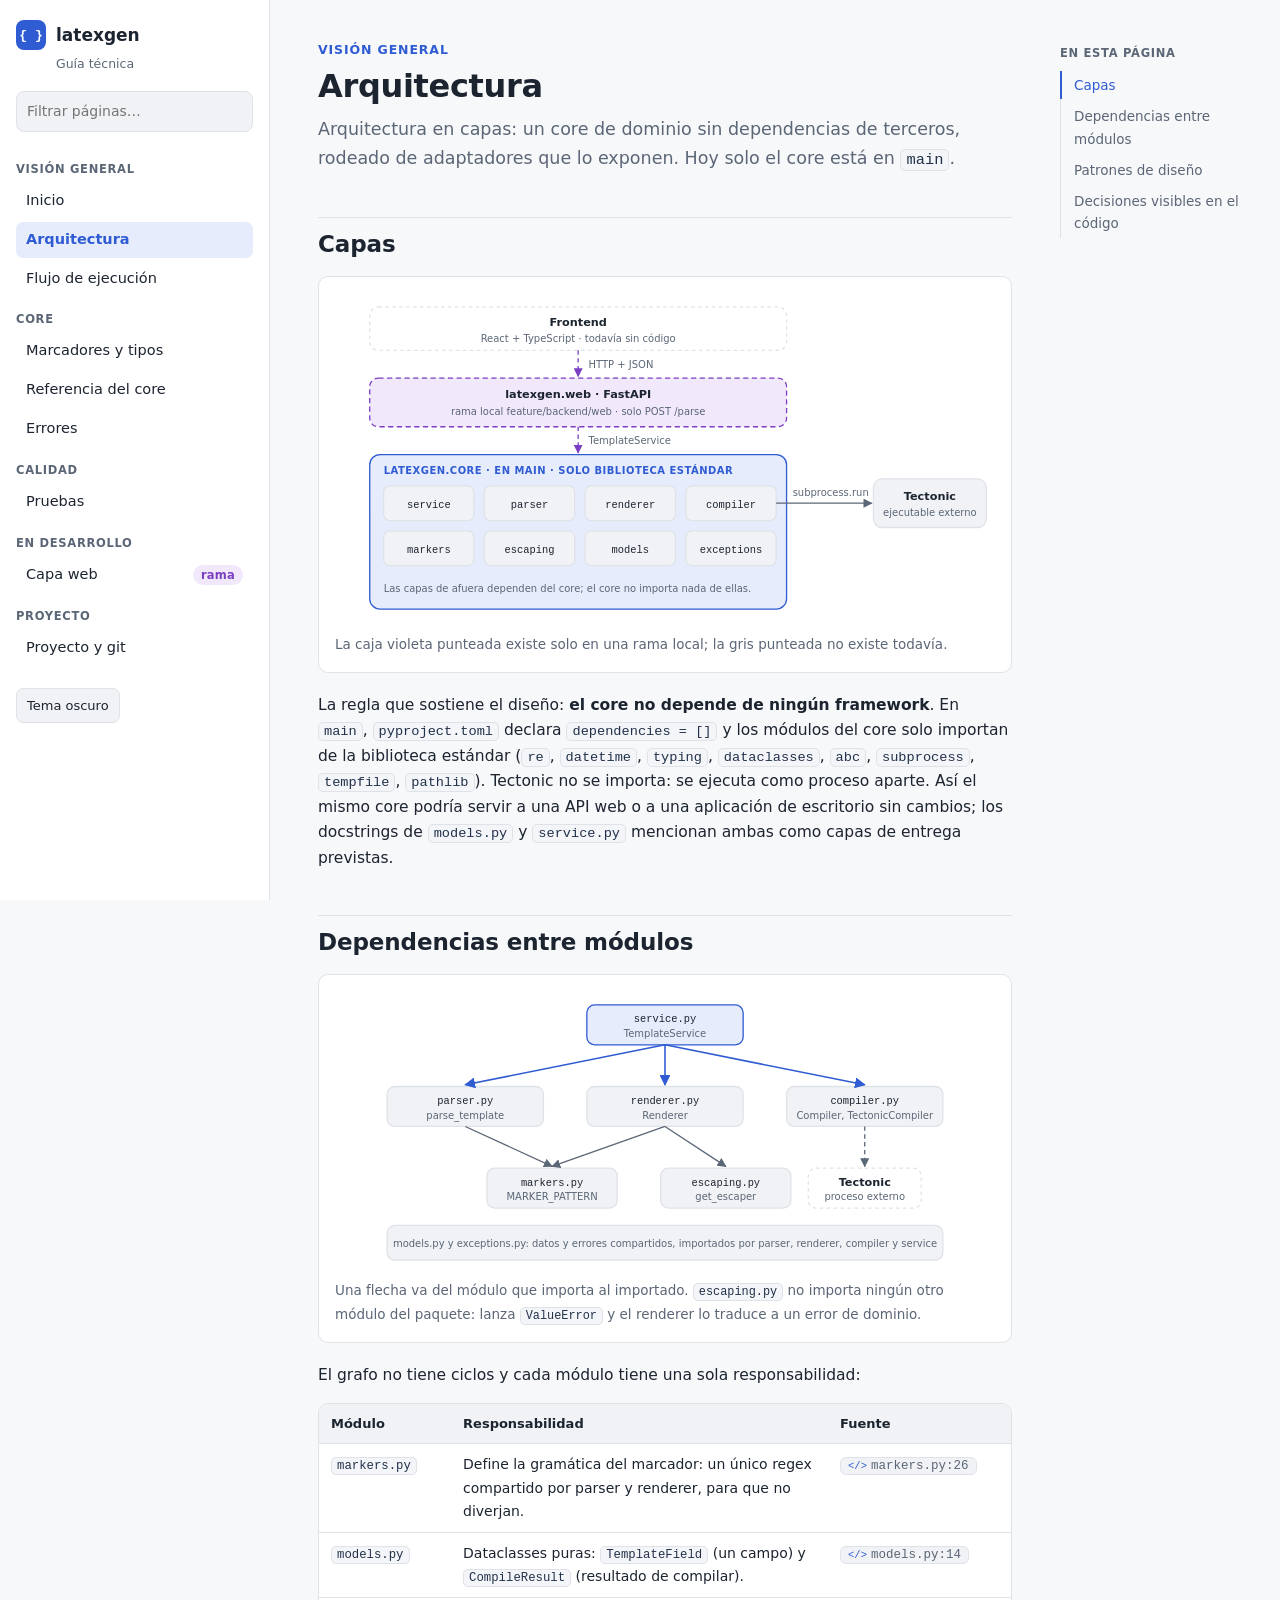
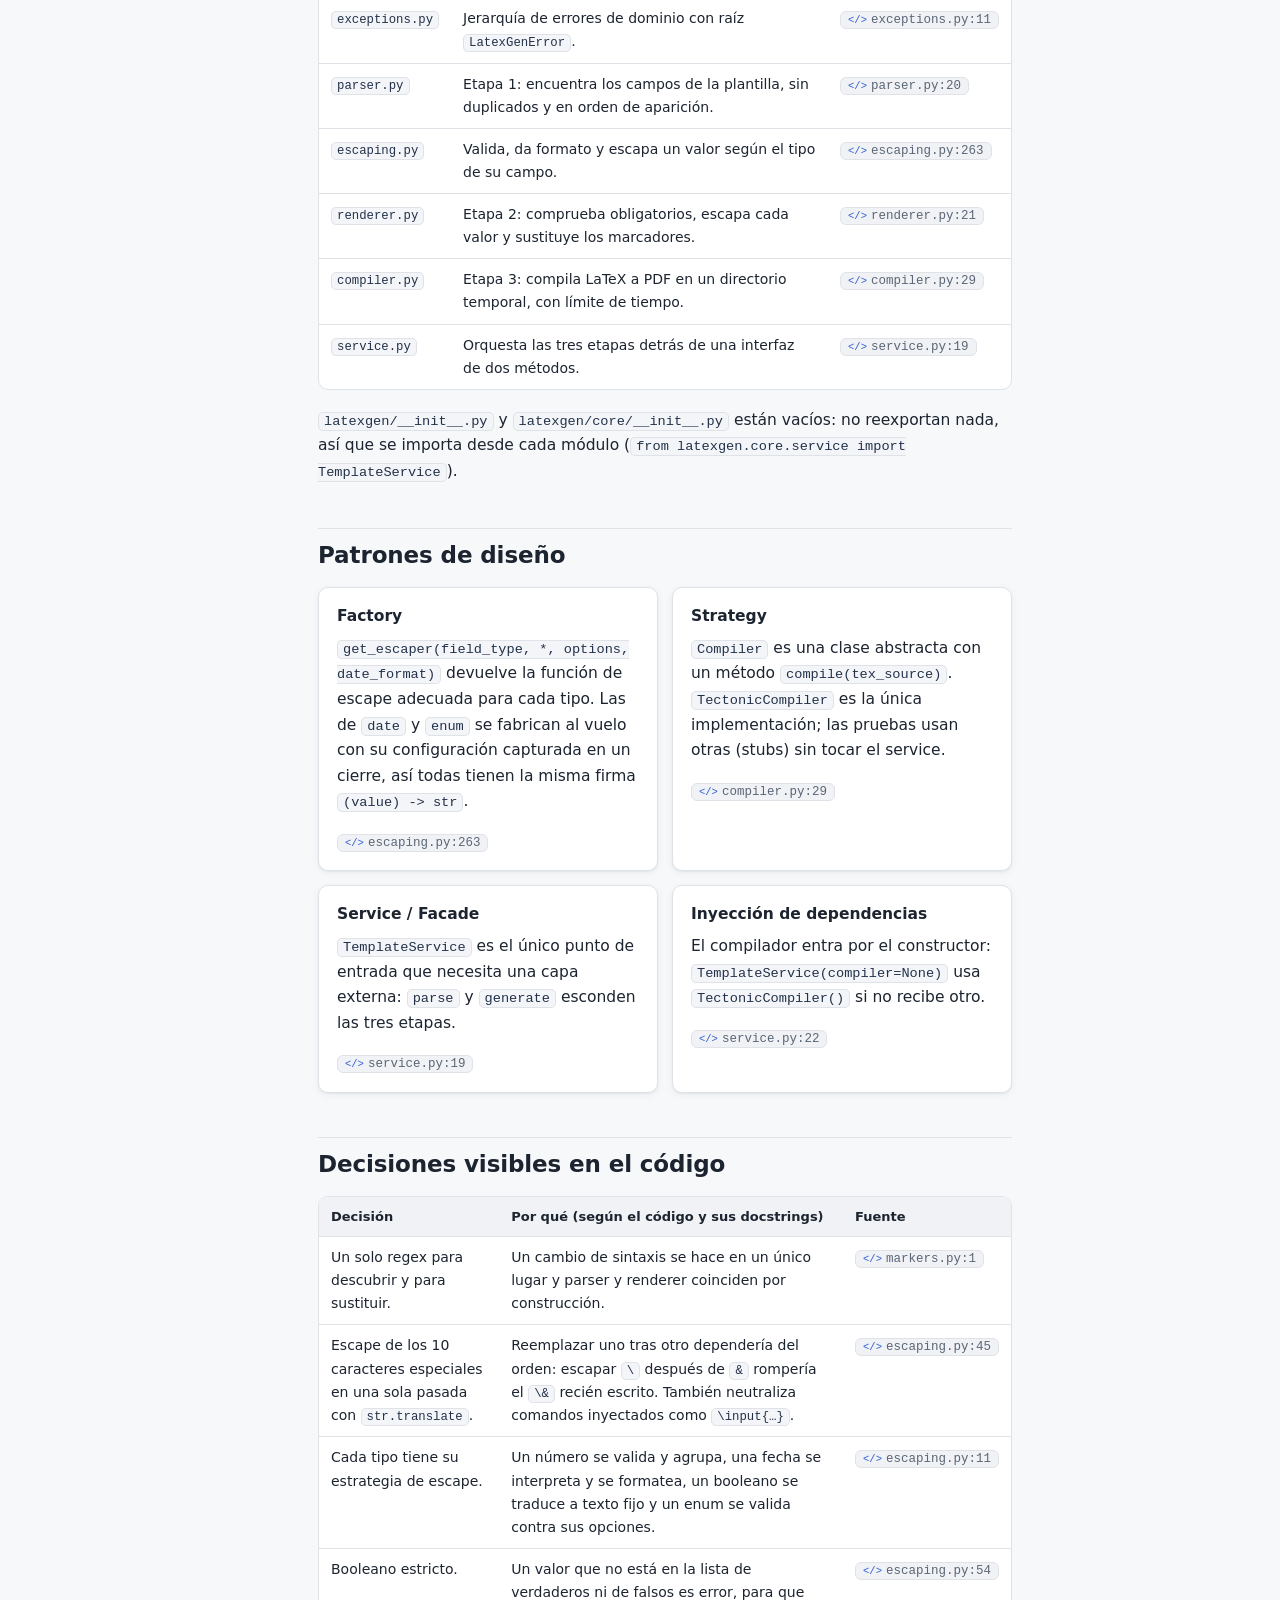
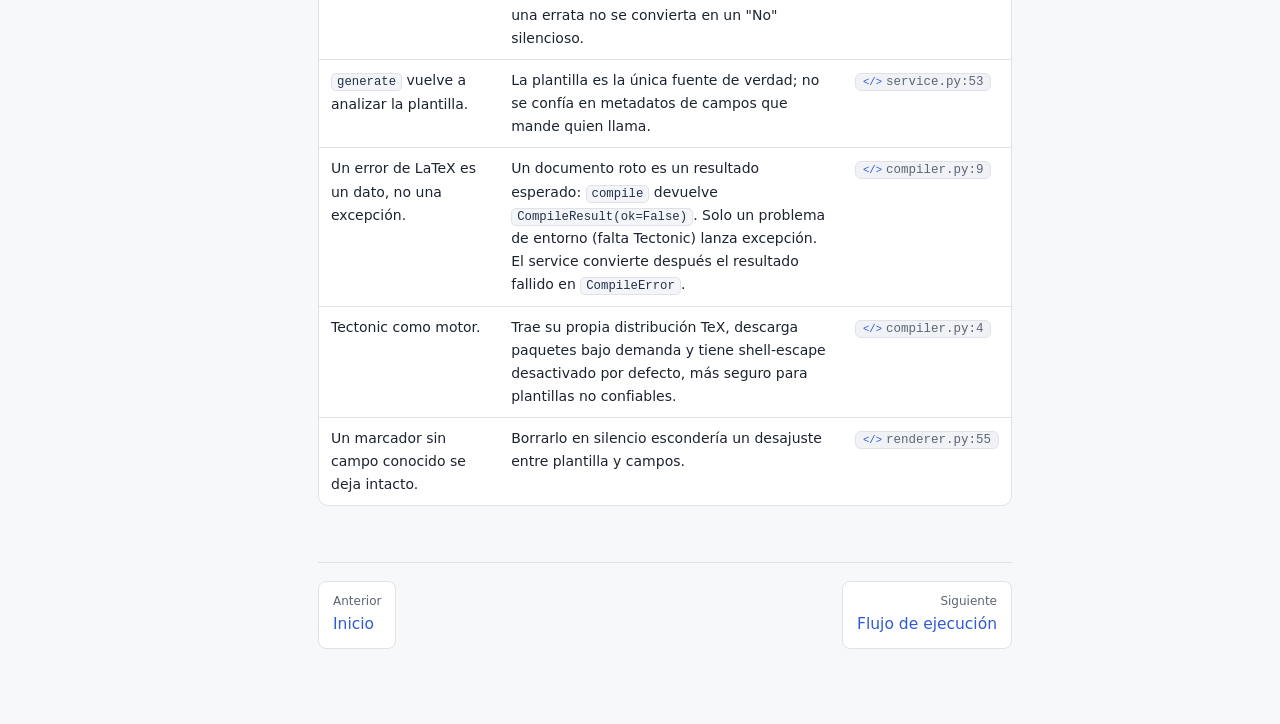
<file: docs/guide/architecture.html>
<!doctype html>
<html lang="es">
<head>
<meta charset="utf-8">
<meta name="viewport" content="width=device-width, initial-scale=1">
<title>Arquitectura · latexgen</title>
<link rel="stylesheet" href="guide.css">
<script>try{var t=localStorage.getItem("latexgen-guide-theme");if(t)document.documentElement.dataset.theme=t}catch(e){}</script>
</head>
<body>
<div class="layout">
<aside class="sidebar" id="sidebar"></aside>
<main class="content" id="content">

<p class="eyebrow">Visión general</p>
<h1>Arquitectura</h1>
<p class="lead">Arquitectura en capas: un core de dominio sin dependencias de terceros, rodeado de adaptadores que lo exponen. Hoy solo el core está en <code>main</code>.</p>

<h2>Capas</h2>
<figure class="diagram">
<svg viewBox="0 0 760 380" role="img" aria-label="Diagrama de capas: frontend, capa web, core y Tectonic">
  <defs>
    <marker id="a1" viewBox="0 0 10 10" refX="9" refY="5" markerWidth="7" markerHeight="7" orient="auto-start-reverse"><path d="M0,0 L10,5 L0,10 z" class="head"/></marker>
    <marker id="a1d" viewBox="0 0 10 10" refX="9" refY="5" markerWidth="7" markerHeight="7" orient="auto-start-reverse"><path d="M0,0 L10,5 L0,10 z" class="head-dev"/></marker>
  </defs>
  <rect x="40" y="16" width="480" height="50" rx="10" class="box-muted"/>
  <text x="280" y="38" text-anchor="middle" class="t">Frontend</text>
  <text x="280" y="56" text-anchor="middle" class="t-sm">React + TypeScript · todavía sin código</text>

  <line x1="280" y1="66" x2="280" y2="96" class="line-dev" marker-end="url(#a1d)"/>
  <text x="292" y="86" class="t-sm">HTTP + JSON</text>

  <rect x="40" y="98" width="480" height="56" rx="10" class="box-dev"/>
  <text x="280" y="121" text-anchor="middle" class="t">latexgen.web · FastAPI</text>
  <text x="280" y="141" text-anchor="middle" class="t-sm">rama local feature/backend/web · solo POST /parse</text>

  <line x1="280" y1="154" x2="280" y2="184" class="line-dev" marker-end="url(#a1d)"/>
  <text x="292" y="174" class="t-sm">TemplateService</text>

  <rect x="40" y="186" width="480" height="178" rx="12" class="box-accent"/>
  <text x="56" y="208" class="t-acc">LATEXGEN.CORE · EN MAIN · SOLO BIBLIOTECA ESTÁNDAR</text>
  <rect x="56" y="222" width="104" height="40" rx="7" class="box"/><text x="108" y="247" text-anchor="middle" class="t-mono">service</text>
  <rect x="172" y="222" width="104" height="40" rx="7" class="box"/><text x="224" y="247" text-anchor="middle" class="t-mono">parser</text>
  <rect x="288" y="222" width="104" height="40" rx="7" class="box"/><text x="340" y="247" text-anchor="middle" class="t-mono">renderer</text>
  <rect x="404" y="222" width="104" height="40" rx="7" class="box"/><text x="456" y="247" text-anchor="middle" class="t-mono">compiler</text>
  <rect x="56" y="274" width="104" height="40" rx="7" class="box"/><text x="108" y="299" text-anchor="middle" class="t-mono">markers</text>
  <rect x="172" y="274" width="104" height="40" rx="7" class="box"/><text x="224" y="299" text-anchor="middle" class="t-mono">escaping</text>
  <rect x="288" y="274" width="104" height="40" rx="7" class="box"/><text x="340" y="299" text-anchor="middle" class="t-mono">models</text>
  <rect x="404" y="274" width="104" height="40" rx="7" class="box"/><text x="456" y="299" text-anchor="middle" class="t-mono">exceptions</text>
  <text x="56" y="344" class="t-sm">Las capas de afuera dependen del core; el core no importa nada de ellas.</text>

  <rect x="620" y="214" width="130" height="56" rx="10" class="box"/>
  <text x="685" y="238" text-anchor="middle" class="t">Tectonic</text>
  <text x="685" y="257" text-anchor="middle" class="t-sm">ejecutable externo</text>
  <line x1="508" y1="242" x2="618" y2="242" class="line" marker-end="url(#a1)"/>
  <text x="527" y="234" class="t-sm">subprocess.run</text>
</svg>
<figcaption>La caja violeta punteada existe solo en una rama local; la gris punteada no existe todavía.</figcaption>
</figure>

<p>La regla que sostiene el diseño: <strong>el core no depende de ningún framework</strong>. En <code>main</code>, <code>pyproject.toml</code> declara <code>dependencies = []</code> y los módulos del core solo importan de la biblioteca estándar (<code>re</code>, <code>datetime</code>, <code>typing</code>, <code>dataclasses</code>, <code>abc</code>, <code>subprocess</code>, <code>tempfile</code>, <code>pathlib</code>). Tectonic no se importa: se ejecuta como proceso aparte. Así el mismo core podría servir a una API web o a una aplicación de escritorio sin cambios; los docstrings de <code>models.py</code> y <code>service.py</code> mencionan ambas como capas de entrega previstas.</p>

<h2>Dependencias entre módulos</h2>
<figure class="diagram">
<svg viewBox="0 0 760 320" role="img" aria-label="Grafo de imports entre los módulos del core">
  <defs>
    <marker id="a2" viewBox="0 0 10 10" refX="9" refY="5" markerWidth="7" markerHeight="7" orient="auto-start-reverse"><path d="M0,0 L10,5 L0,10 z" class="head-acc"/></marker>
    <marker id="a2g" viewBox="0 0 10 10" refX="9" refY="5" markerWidth="7" markerHeight="7" orient="auto-start-reverse"><path d="M0,0 L10,5 L0,10 z" class="head"/></marker>
  </defs>
  <rect x="290" y="16" width="180" height="46" rx="9" class="box-accent"/>
  <text x="380" y="36" text-anchor="middle" class="t-mono">service.py</text>
  <text x="380" y="53" text-anchor="middle" class="t-sm">TemplateService</text>

  <rect x="60" y="110" width="180" height="46" rx="9" class="box"/>
  <text x="150" y="130" text-anchor="middle" class="t-mono">parser.py</text>
  <text x="150" y="147" text-anchor="middle" class="t-sm">parse_template</text>
  <rect x="290" y="110" width="180" height="46" rx="9" class="box"/>
  <text x="380" y="130" text-anchor="middle" class="t-mono">renderer.py</text>
  <text x="380" y="147" text-anchor="middle" class="t-sm">Renderer</text>
  <rect x="520" y="110" width="180" height="46" rx="9" class="box"/>
  <text x="610" y="130" text-anchor="middle" class="t-mono">compiler.py</text>
  <text x="610" y="147" text-anchor="middle" class="t-sm">Compiler, TectonicCompiler</text>

  <rect x="175" y="204" width="150" height="46" rx="9" class="box"/>
  <text x="250" y="224" text-anchor="middle" class="t-mono">markers.py</text>
  <text x="250" y="241" text-anchor="middle" class="t-sm">MARKER_PATTERN</text>
  <rect x="375" y="204" width="150" height="46" rx="9" class="box"/>
  <text x="450" y="224" text-anchor="middle" class="t-mono">escaping.py</text>
  <text x="450" y="241" text-anchor="middle" class="t-sm">get_escaper</text>
  <rect x="545" y="204" width="130" height="46" rx="9" class="box-muted"/>
  <text x="610" y="224" text-anchor="middle" class="t">Tectonic</text>
  <text x="610" y="241" text-anchor="middle" class="t-sm">proceso externo</text>

  <path d="M380 62 L150 108" class="line-acc" marker-end="url(#a2)"/>
  <path d="M380 62 L380 108" class="line-acc" marker-end="url(#a2)"/>
  <path d="M380 62 L610 108" class="line-acc" marker-end="url(#a2)"/>
  <path d="M150 156 L250 202" class="line" marker-end="url(#a2g)"/>
  <path d="M380 156 L250 202" class="line" marker-end="url(#a2g)"/>
  <path d="M380 156 L450 202" class="line" marker-end="url(#a2g)"/>
  <path d="M610 156 L610 202" class="line" stroke-dasharray="5 4" marker-end="url(#a2g)"/>

  <rect x="60" y="270" width="640" height="40" rx="9" class="box"/>
  <text x="380" y="295" text-anchor="middle" class="t-sm">models.py y exceptions.py: datos y errores compartidos, importados por parser, renderer, compiler y service</text>
</svg>
<figcaption>Una flecha va del módulo que importa al importado. <code>escaping.py</code> no importa ningún otro módulo del paquete: lanza <code>ValueError</code> y el renderer lo traduce a un error de dominio.</figcaption>
</figure>

<p>El grafo no tiene ciclos y cada módulo tiene una sola responsabilidad:</p>
<div class="table-wrap"><table>
  <tr><th>Módulo</th><th>Responsabilidad</th><th>Fuente</th></tr>
  <tr><td><code>markers.py</code></td><td>Define la gramática del marcador: un único regex compartido por parser y renderer, para que no diverjan.</td><td><a class="src" href="../../backend/src/latexgen/core/markers.py">markers.py:26</a></td></tr>
  <tr><td><code>models.py</code></td><td>Dataclasses puras: <code>TemplateField</code> (un campo) y <code>CompileResult</code> (resultado de compilar).</td><td><a class="src" href="../../backend/src/latexgen/core/models.py">models.py:14</a></td></tr>
  <tr><td><code>exceptions.py</code></td><td>Jerarquía de errores de dominio con raíz <code>LatexGenError</code>.</td><td><a class="src" href="../../backend/src/latexgen/core/exceptions.py">exceptions.py:11</a></td></tr>
  <tr><td><code>parser.py</code></td><td>Etapa 1: encuentra los campos de la plantilla, sin duplicados y en orden de aparición.</td><td><a class="src" href="../../backend/src/latexgen/core/parser.py">parser.py:20</a></td></tr>
  <tr><td><code>escaping.py</code></td><td>Valida, da formato y escapa un valor según el tipo de su campo.</td><td><a class="src" href="../../backend/src/latexgen/core/escaping.py">escaping.py:263</a></td></tr>
  <tr><td><code>renderer.py</code></td><td>Etapa 2: comprueba obligatorios, escapa cada valor y sustituye los marcadores.</td><td><a class="src" href="../../backend/src/latexgen/core/renderer.py">renderer.py:21</a></td></tr>
  <tr><td><code>compiler.py</code></td><td>Etapa 3: compila LaTeX a PDF en un directorio temporal, con límite de tiempo.</td><td><a class="src" href="../../backend/src/latexgen/core/compiler.py">compiler.py:29</a></td></tr>
  <tr><td><code>service.py</code></td><td>Orquesta las tres etapas detrás de una interfaz de dos métodos.</td><td><a class="src" href="../../backend/src/latexgen/core/service.py">service.py:19</a></td></tr>
</table></div>
<p><code>latexgen/__init__.py</code> y <code>latexgen/core/__init__.py</code> están vacíos: no reexportan nada, así que se importa desde cada módulo (<code>from latexgen.core.service import TemplateService</code>).</p>

<h2>Patrones de diseño</h2>
<div class="grid">
  <div class="card">
    <h4>Factory</h4>
    <p><code>get_escaper(field_type, *, options, date_format)</code> devuelve la función de escape adecuada para cada tipo. Las de <code>date</code> y <code>enum</code> se fabrican al vuelo con su configuración capturada en un cierre, así todas tienen la misma firma <code>(value) -&gt; str</code>.</p>
    <p><a class="src" href="../../backend/src/latexgen/core/escaping.py">escaping.py:263</a></p>
  </div>
  <div class="card">
    <h4>Strategy</h4>
    <p><code>Compiler</code> es una clase abstracta con un método <code>compile(tex_source)</code>. <code>TectonicCompiler</code> es la única implementación; las pruebas usan otras (stubs) sin tocar el service.</p>
    <p><a class="src" href="../../backend/src/latexgen/core/compiler.py">compiler.py:29</a></p>
  </div>
  <div class="card">
    <h4>Service / Facade</h4>
    <p><code>TemplateService</code> es el único punto de entrada que necesita una capa externa: <code>parse</code> y <code>generate</code> esconden las tres etapas.</p>
    <p><a class="src" href="../../backend/src/latexgen/core/service.py">service.py:19</a></p>
  </div>
  <div class="card">
    <h4>Inyección de dependencias</h4>
    <p>El compilador entra por el constructor: <code>TemplateService(compiler=None)</code> usa <code>TectonicCompiler()</code> si no recibe otro.</p>
    <p><a class="src" href="../../backend/src/latexgen/core/service.py">service.py:22</a></p>
  </div>
</div>

<h2>Decisiones visibles en el código</h2>
<div class="table-wrap"><table>
  <tr><th>Decisión</th><th>Por qué (según el código y sus docstrings)</th><th>Fuente</th></tr>
  <tr><td>Un solo regex para descubrir y para sustituir.</td><td>Un cambio de sintaxis se hace en un único lugar y parser y renderer coinciden por construcción.</td><td><a class="src" href="../../backend/src/latexgen/core/markers.py">markers.py:1</a></td></tr>
  <tr><td>Escape de los 10 caracteres especiales en una sola pasada con <code>str.translate</code>.</td><td>Reemplazar uno tras otro dependería del orden: escapar <code>\</code> después de <code>&amp;</code> rompería el <code>\&amp;</code> recién escrito. También neutraliza comandos inyectados como <code>\input{…}</code>.</td><td><a class="src" href="../../backend/src/latexgen/core/escaping.py">escaping.py:45</a></td></tr>
  <tr><td>Cada tipo tiene su estrategia de escape.</td><td>Un número se valida y agrupa, una fecha se interpreta y se formatea, un booleano se traduce a texto fijo y un enum se valida contra sus opciones.</td><td><a class="src" href="../../backend/src/latexgen/core/escaping.py">escaping.py:11</a></td></tr>
  <tr><td>Booleano estricto.</td><td>Un valor que no está en la lista de verdaderos ni de falsos es error, para que una errata no se convierta en un "No" silencioso.</td><td><a class="src" href="../../backend/src/latexgen/core/escaping.py">escaping.py:54</a></td></tr>
  <tr><td><code>generate</code> vuelve a analizar la plantilla.</td><td>La plantilla es la única fuente de verdad; no se confía en metadatos de campos que mande quien llama.</td><td><a class="src" href="../../backend/src/latexgen/core/service.py">service.py:53</a></td></tr>
  <tr><td>Un error de LaTeX es un dato, no una excepción.</td><td>Un documento roto es un resultado esperado: <code>compile</code> devuelve <code>CompileResult(ok=False)</code>. Solo un problema de entorno (falta Tectonic) lanza excepción. El service convierte después el resultado fallido en <code>CompileError</code>.</td><td><a class="src" href="../../backend/src/latexgen/core/compiler.py">compiler.py:9</a></td></tr>
  <tr><td>Tectonic como motor.</td><td>Trae su propia distribución TeX, descarga paquetes bajo demanda y tiene shell-escape desactivado por defecto, más seguro para plantillas no confiables.</td><td><a class="src" href="../../backend/src/latexgen/core/compiler.py">compiler.py:4</a></td></tr>
  <tr><td>Un marcador sin campo conocido se deja intacto.</td><td>Borrarlo en silencio escondería un desajuste entre plantilla y campos.</td><td><a class="src" href="../../backend/src/latexgen/core/renderer.py">renderer.py:55</a></td></tr>
</table></div>

</main>
<nav class="toc" id="toc" aria-label="En esta página"></nav>
</div>
<script src="guide.js"></script>
</body>
</html>
</file>
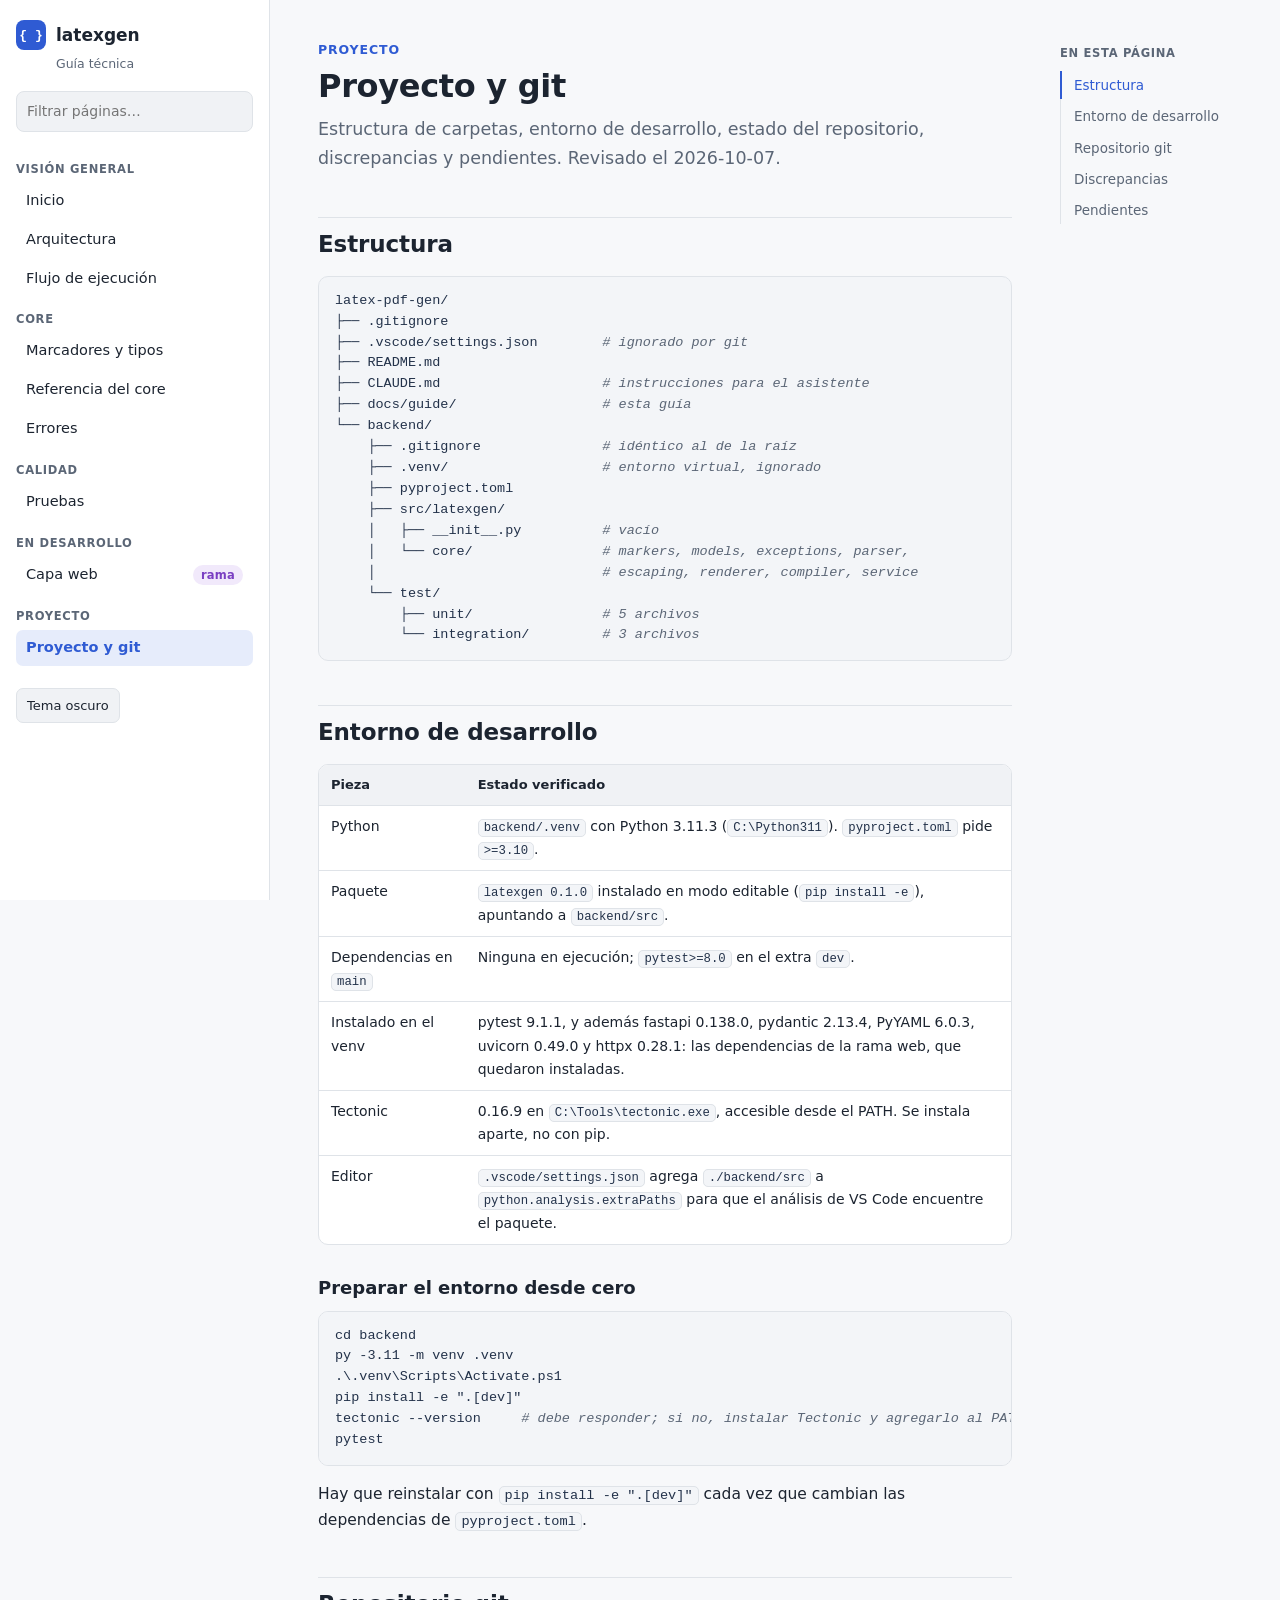
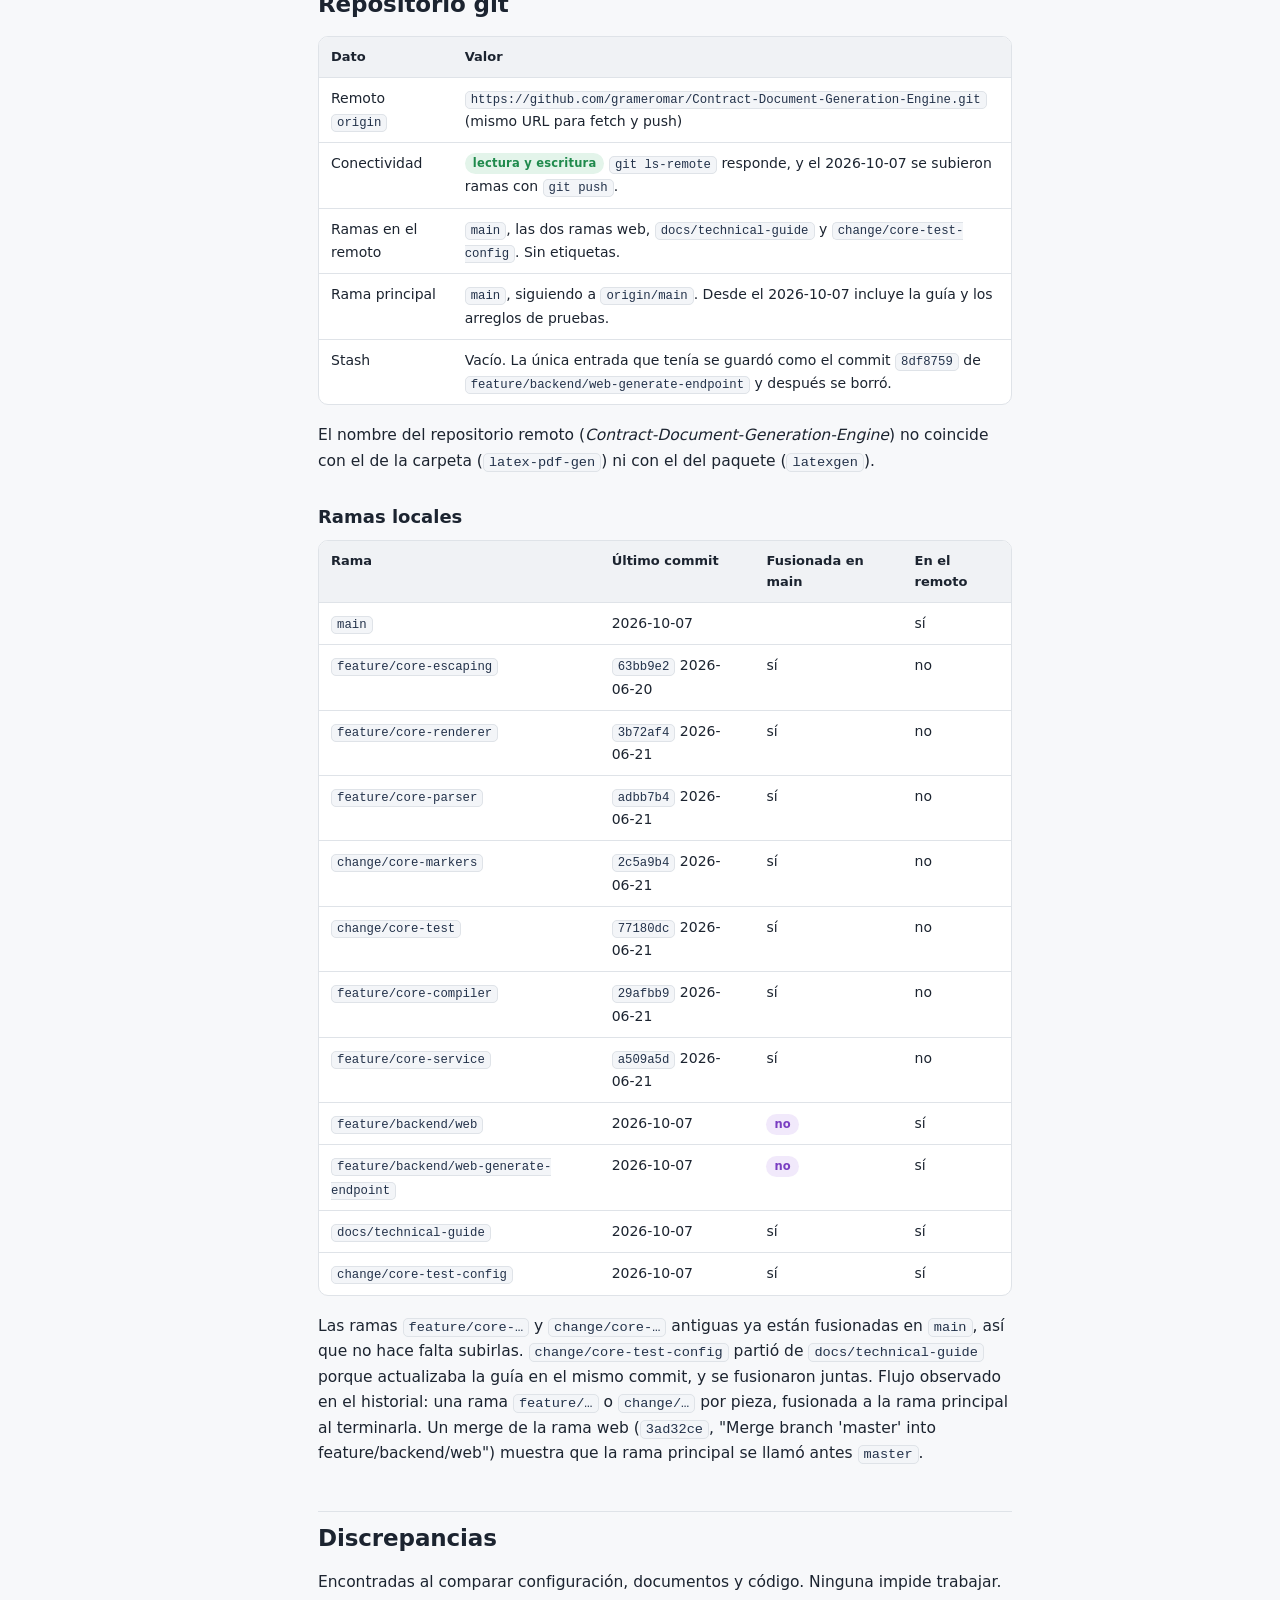
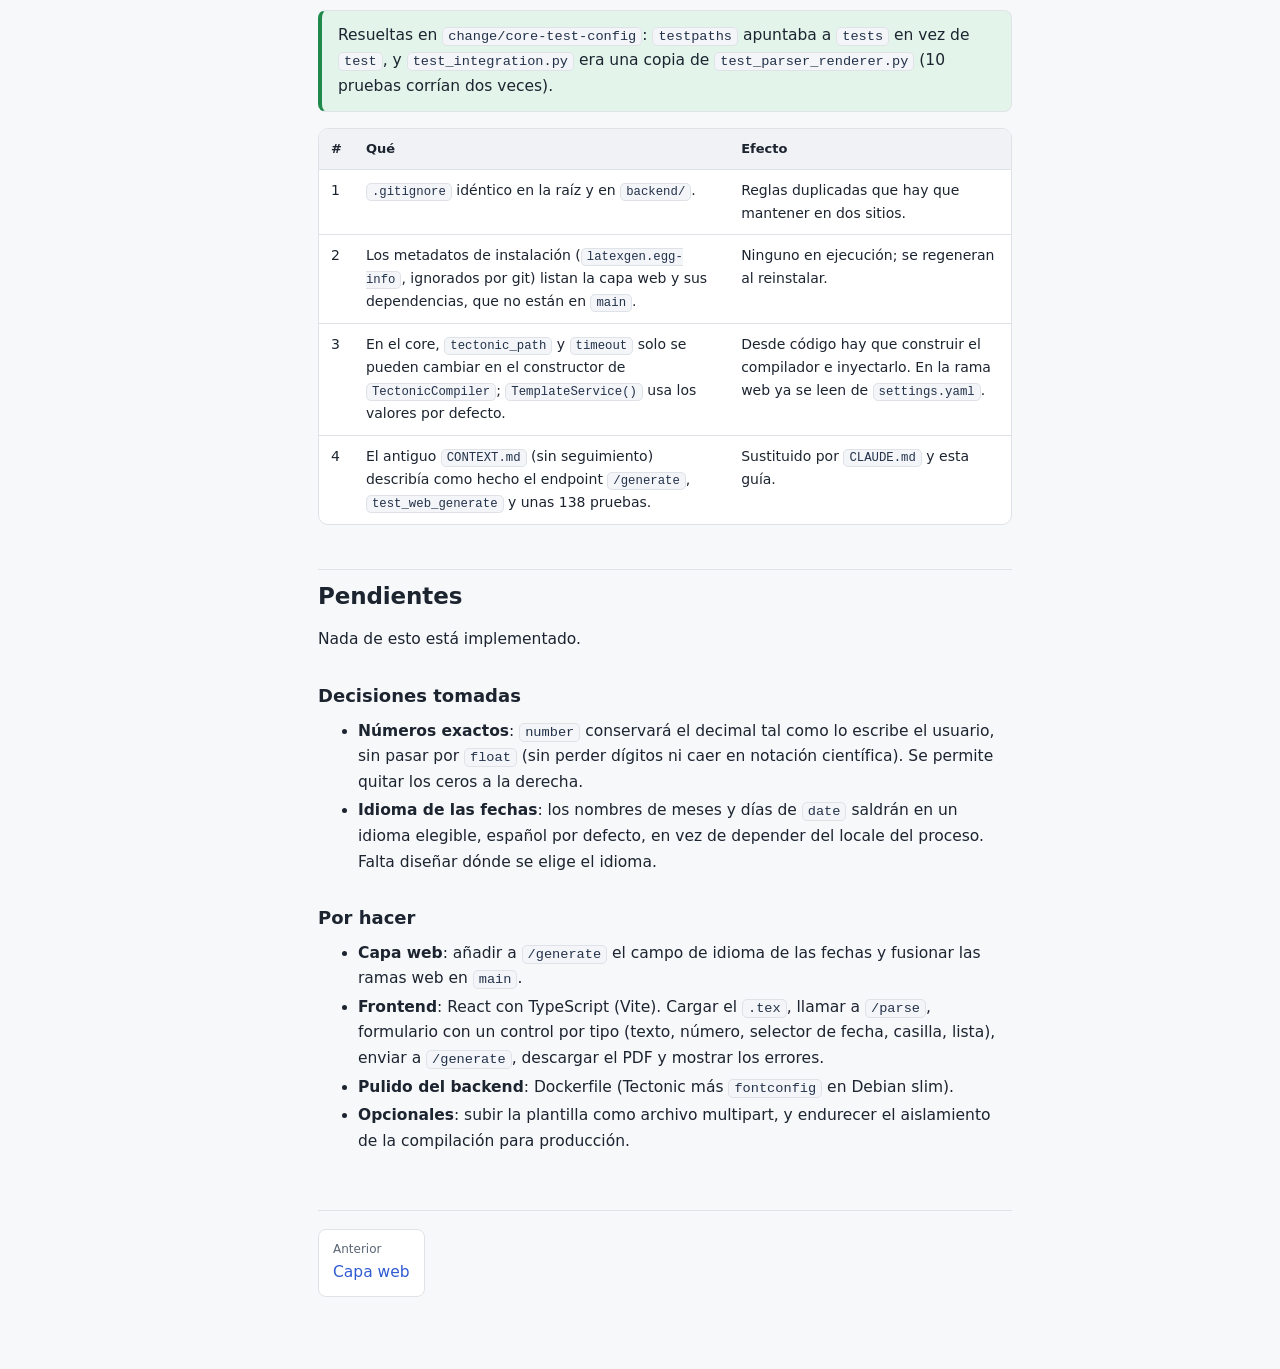
<file: docs/guide/project.html>
<!doctype html>
<html lang="es">
<head>
<meta charset="utf-8">
<meta name="viewport" content="width=device-width, initial-scale=1">
<title>Proyecto y git · latexgen</title>
<link rel="stylesheet" href="guide.css">
<script>try{var t=localStorage.getItem("latexgen-guide-theme");if(t)document.documentElement.dataset.theme=t}catch(e){}</script>
</head>
<body>
<div class="layout">
<aside class="sidebar" id="sidebar"></aside>
<main class="content" id="content">

<p class="eyebrow">Proyecto</p>
<h1>Proyecto y git</h1>
<p class="lead">Estructura de carpetas, entorno de desarrollo, estado del repositorio, discrepancias y pendientes. Revisado el 2026-10-07.</p>

<h2>Estructura</h2>
<pre data-nocopy><code>latex-pdf-gen/
├── .gitignore
├── .vscode/settings.json        <span class="c"># ignorado por git</span>
├── README.md
├── CLAUDE.md                    <span class="c"># instrucciones para el asistente</span>
├── docs/guide/                  <span class="c"># esta guía</span>
└── backend/
    ├── .gitignore               <span class="c"># idéntico al de la raíz</span>
    ├── .venv/                   <span class="c"># entorno virtual, ignorado</span>
    ├── pyproject.toml
    ├── src/latexgen/
    │   ├── __init__.py          <span class="c"># vacío</span>
    │   └── core/                <span class="c"># markers, models, exceptions, parser,</span>
    │                            <span class="c"># escaping, renderer, compiler, service</span>
    └── test/
        ├── unit/                <span class="c"># 5 archivos</span>
        └── integration/         <span class="c"># 3 archivos</span></code></pre>

<h2>Entorno de desarrollo</h2>
<div class="table-wrap"><table>
  <tr><th>Pieza</th><th>Estado verificado</th></tr>
  <tr><td>Python</td><td><code>backend/.venv</code> con Python 3.11.3 (<code>C:\Python311</code>). <code>pyproject.toml</code> pide <code>&gt;=3.10</code>.</td></tr>
  <tr><td>Paquete</td><td><code>latexgen 0.1.0</code> instalado en modo editable (<code>pip install -e</code>), apuntando a <code>backend/src</code>.</td></tr>
  <tr><td>Dependencias en <code>main</code></td><td>Ninguna en ejecución; <code>pytest&gt;=8.0</code> en el extra <code>dev</code>.</td></tr>
  <tr><td>Instalado en el venv</td><td>pytest 9.1.1, y además fastapi 0.138.0, pydantic 2.13.4, PyYAML 6.0.3, uvicorn 0.49.0 y httpx 0.28.1: las dependencias de la rama web, que quedaron instaladas.</td></tr>
  <tr><td>Tectonic</td><td>0.16.9 en <code>C:\Tools\tectonic.exe</code>, accesible desde el PATH. Se instala aparte, no con pip.</td></tr>
  <tr><td>Editor</td><td><code>.vscode/settings.json</code> agrega <code>./backend/src</code> a <code>python.analysis.extraPaths</code> para que el análisis de VS Code encuentre el paquete.</td></tr>
</table></div>

<h3>Preparar el entorno desde cero</h3>
<pre><code>cd backend
py -3.11 -m venv .venv
.\.venv\Scripts\Activate.ps1
pip install -e ".[dev]"
tectonic --version     <span class="c"># debe responder; si no, instalar Tectonic y agregarlo al PATH</span>
pytest</code></pre>
<p>Hay que reinstalar con <code>pip install -e ".[dev]"</code> cada vez que cambian las dependencias de <code>pyproject.toml</code>.</p>

<h2>Repositorio git</h2>
<div class="table-wrap"><table>
  <tr><th>Dato</th><th>Valor</th></tr>
  <tr><td>Remoto <code>origin</code></td><td><code>https://github.com/grameromar/Contract-Document-Generation-Engine.git</code> (mismo URL para fetch y push)</td></tr>
  <tr><td>Conectividad</td><td><span class="badge ok">lectura y escritura</span> <code>git ls-remote</code> responde, y el 2026-10-07 se subieron ramas con <code>git push</code>.</td></tr>
  <tr><td>Ramas en el remoto</td><td><code>main</code>, las dos ramas web, <code>docs/technical-guide</code> y <code>change/core-test-config</code>. Sin etiquetas.</td></tr>
  <tr><td>Rama principal</td><td><code>main</code>, siguiendo a <code>origin/main</code>. Desde el 2026-10-07 incluye la guía y los arreglos de pruebas.</td></tr>
  <tr><td>Stash</td><td>Vacío. La única entrada que tenía se guardó como el commit <code>8df8759</code> de <code>feature/backend/web-generate-endpoint</code> y después se borró.</td></tr>
</table></div>
<p>El nombre del repositorio remoto (<em>Contract-Document-Generation-Engine</em>) no coincide con el de la carpeta (<code>latex-pdf-gen</code>) ni con el del paquete (<code>latexgen</code>).</p>

<h3>Ramas locales</h3>
<div class="table-wrap"><table>
  <tr><th>Rama</th><th>Último commit</th><th>Fusionada en main</th><th>En el remoto</th></tr>
  <tr><td><code>main</code></td><td>2026-10-07</td><td></td><td>sí</td></tr>
  <tr><td><code>feature/core-escaping</code></td><td><code>63bb9e2</code> 2026-06-20</td><td>sí</td><td>no</td></tr>
  <tr><td><code>feature/core-renderer</code></td><td><code>3b72af4</code> 2026-06-21</td><td>sí</td><td>no</td></tr>
  <tr><td><code>feature/core-parser</code></td><td><code>adbb7b4</code> 2026-06-21</td><td>sí</td><td>no</td></tr>
  <tr><td><code>change/core-markers</code></td><td><code>2c5a9b4</code> 2026-06-21</td><td>sí</td><td>no</td></tr>
  <tr><td><code>change/core-test</code></td><td><code>77180dc</code> 2026-06-21</td><td>sí</td><td>no</td></tr>
  <tr><td><code>feature/core-compiler</code></td><td><code>29afbb9</code> 2026-06-21</td><td>sí</td><td>no</td></tr>
  <tr><td><code>feature/core-service</code></td><td><code>a509a5d</code> 2026-06-21</td><td>sí</td><td>no</td></tr>
  <tr><td><code>feature/backend/web</code></td><td>2026-10-07</td><td><span class="badge dev">no</span></td><td>sí</td></tr>
  <tr><td><code>feature/backend/web-generate-endpoint</code></td><td>2026-10-07</td><td><span class="badge dev">no</span></td><td>sí</td></tr>
  <tr><td><code>docs/technical-guide</code></td><td>2026-10-07</td><td>sí</td><td>sí</td></tr>
  <tr><td><code>change/core-test-config</code></td><td>2026-10-07</td><td>sí</td><td>sí</td></tr>
</table></div>
<p>Las ramas <code>feature/core-…</code> y <code>change/core-…</code> antiguas ya están fusionadas en <code>main</code>, así que no hace falta subirlas. <code>change/core-test-config</code> partió de <code>docs/technical-guide</code> porque actualizaba la guía en el mismo commit, y se fusionaron juntas. Flujo observado en el historial: una rama <code>feature/…</code> o <code>change/…</code> por pieza, fusionada a la rama principal al terminarla. Un merge de la rama web (<code>3ad32ce</code>, "Merge branch 'master' into feature/backend/web") muestra que la rama principal se llamó antes <code>master</code>.</p>

<h2 id="discrepancias">Discrepancias</h2>
<p>Encontradas al comparar configuración, documentos y código. Ninguna impide trabajar.</p>
<div class="callout ok">
  <p>Resueltas en <code>change/core-test-config</code>: <code>testpaths</code> apuntaba a <code>tests</code> en vez de <code>test</code>, y <code>test_integration.py</code> era una copia de <code>test_parser_renderer.py</code> (10 pruebas corrían dos veces).</p>
</div>
<div class="table-wrap"><table>
  <tr><th>#</th><th>Qué</th><th>Efecto</th></tr>
  <tr><td>1</td><td><code>.gitignore</code> idéntico en la raíz y en <code>backend/</code>.</td><td>Reglas duplicadas que hay que mantener en dos sitios.</td></tr>
  <tr><td>2</td><td>Los metadatos de instalación (<code>latexgen.egg-info</code>, ignorados por git) listan la capa web y sus dependencias, que no están en <code>main</code>.</td><td>Ninguno en ejecución; se regeneran al reinstalar.</td></tr>
  <tr><td>3</td><td>En el core, <code>tectonic_path</code> y <code>timeout</code> solo se pueden cambiar en el constructor de <code>TectonicCompiler</code>; <code>TemplateService()</code> usa los valores por defecto.</td><td>Desde código hay que construir el compilador e inyectarlo. En la rama web ya se leen de <code>settings.yaml</code>.</td></tr>
  <tr><td>4</td><td>El antiguo <code>CONTEXT.md</code> (sin seguimiento) describía como hecho el endpoint <code>/generate</code>, <code>test_web_generate</code> y unas 138 pruebas.</td><td>Sustituido por <code>CLAUDE.md</code> y esta guía.</td></tr>
</table></div>

<h2>Pendientes</h2>
<p>Nada de esto está implementado.</p>
<h3>Decisiones tomadas</h3>
<ul>
  <li><strong>Números exactos</strong>: <code>number</code> conservará el decimal tal como lo escribe el usuario, sin pasar por <code>float</code> (sin perder dígitos ni caer en notación científica). Se permite quitar los ceros a la derecha.</li>
  <li><strong>Idioma de las fechas</strong>: los nombres de meses y días de <code>date</code> saldrán en un idioma elegible, español por defecto, en vez de depender del locale del proceso. Falta diseñar dónde se elige el idioma.</li>
</ul>
<h3>Por hacer</h3>
<ul>
  <li><strong>Capa web</strong>: añadir a <code>/generate</code> el campo de idioma de las fechas y fusionar las ramas web en <code>main</code>.</li>
  <li><strong>Frontend</strong>: React con TypeScript (Vite). Cargar el <code>.tex</code>, llamar a <code>/parse</code>, formulario con un control por tipo (texto, número, selector de fecha, casilla, lista), enviar a <code>/generate</code>, descargar el PDF y mostrar los errores.</li>
  <li><strong>Pulido del backend</strong>: Dockerfile (Tectonic más <code>fontconfig</code> en Debian slim).</li>
  <li><strong>Opcionales</strong>: subir la plantilla como archivo multipart, y endurecer el aislamiento de la compilación para producción.</li>
</ul>

</main>
<nav class="toc" id="toc" aria-label="En esta página"></nav>
</div>
<script src="guide.js"></script>
</body>
</html>
</file>
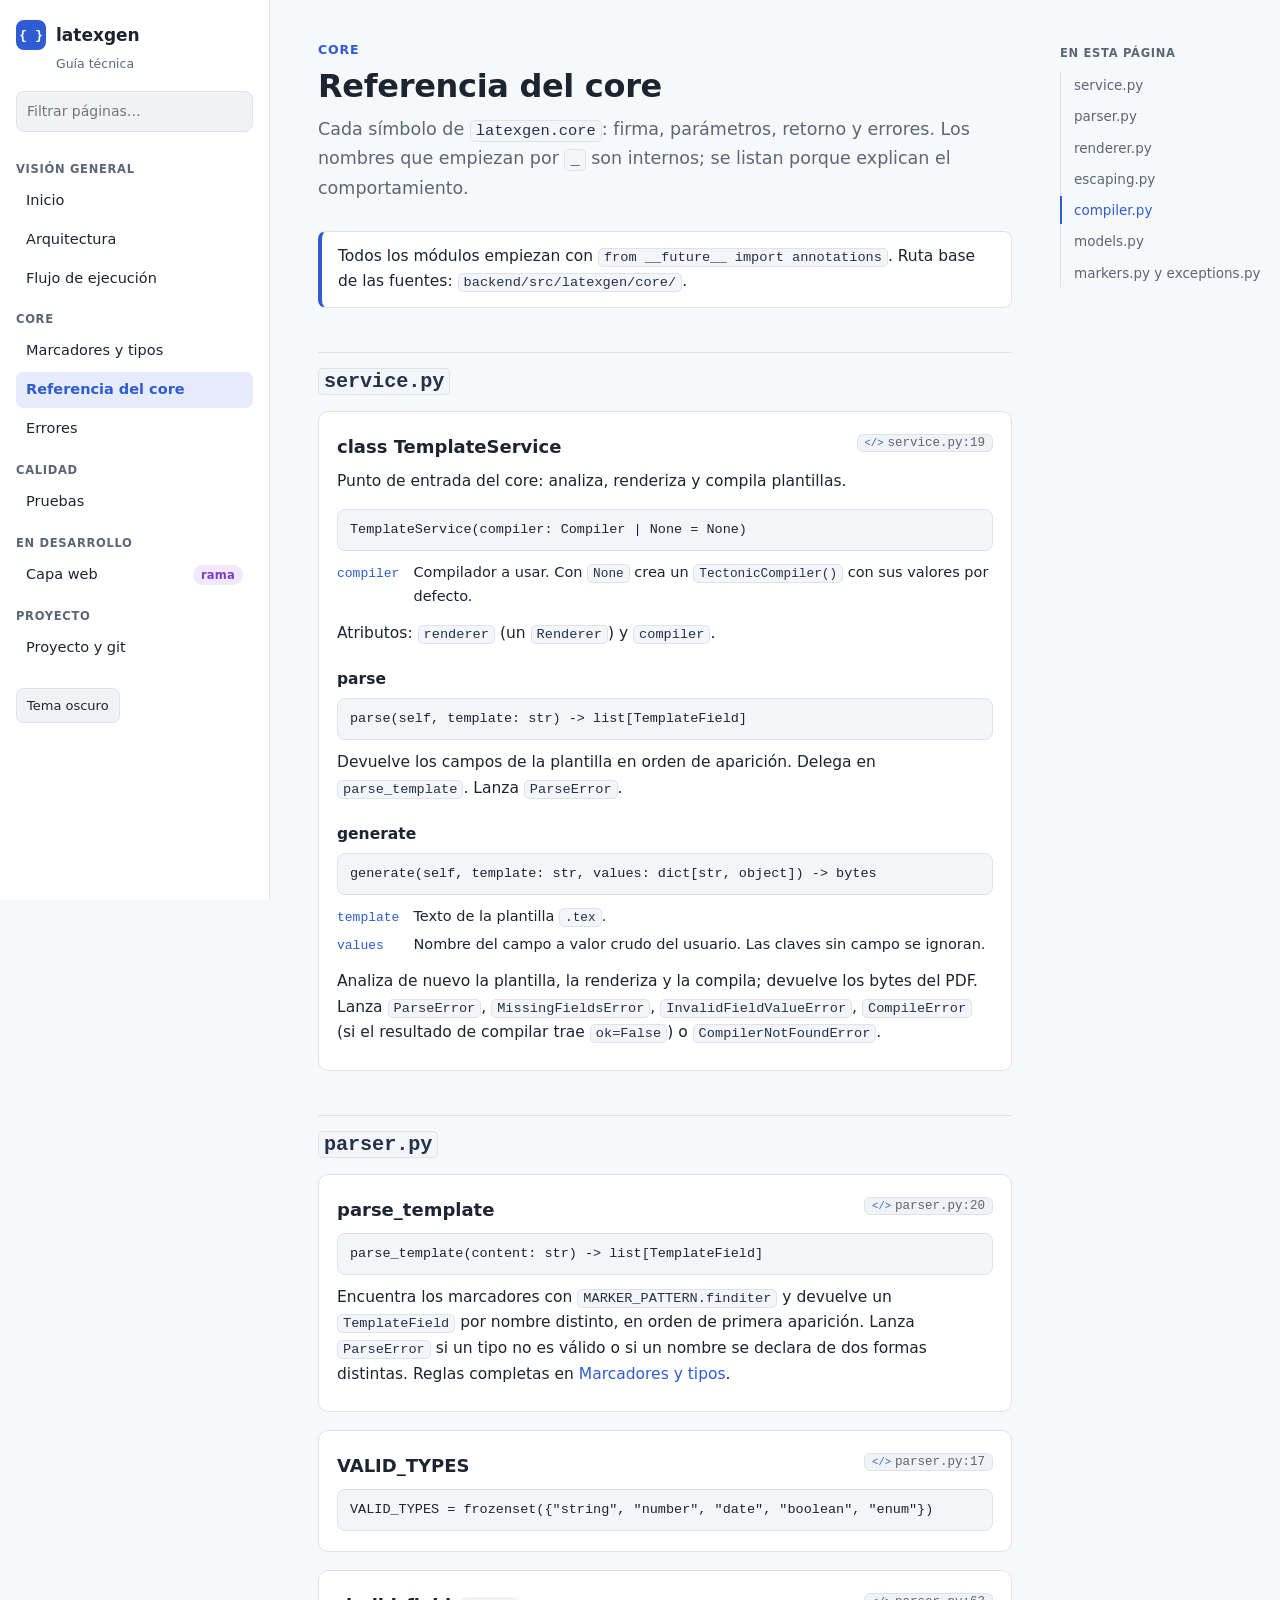
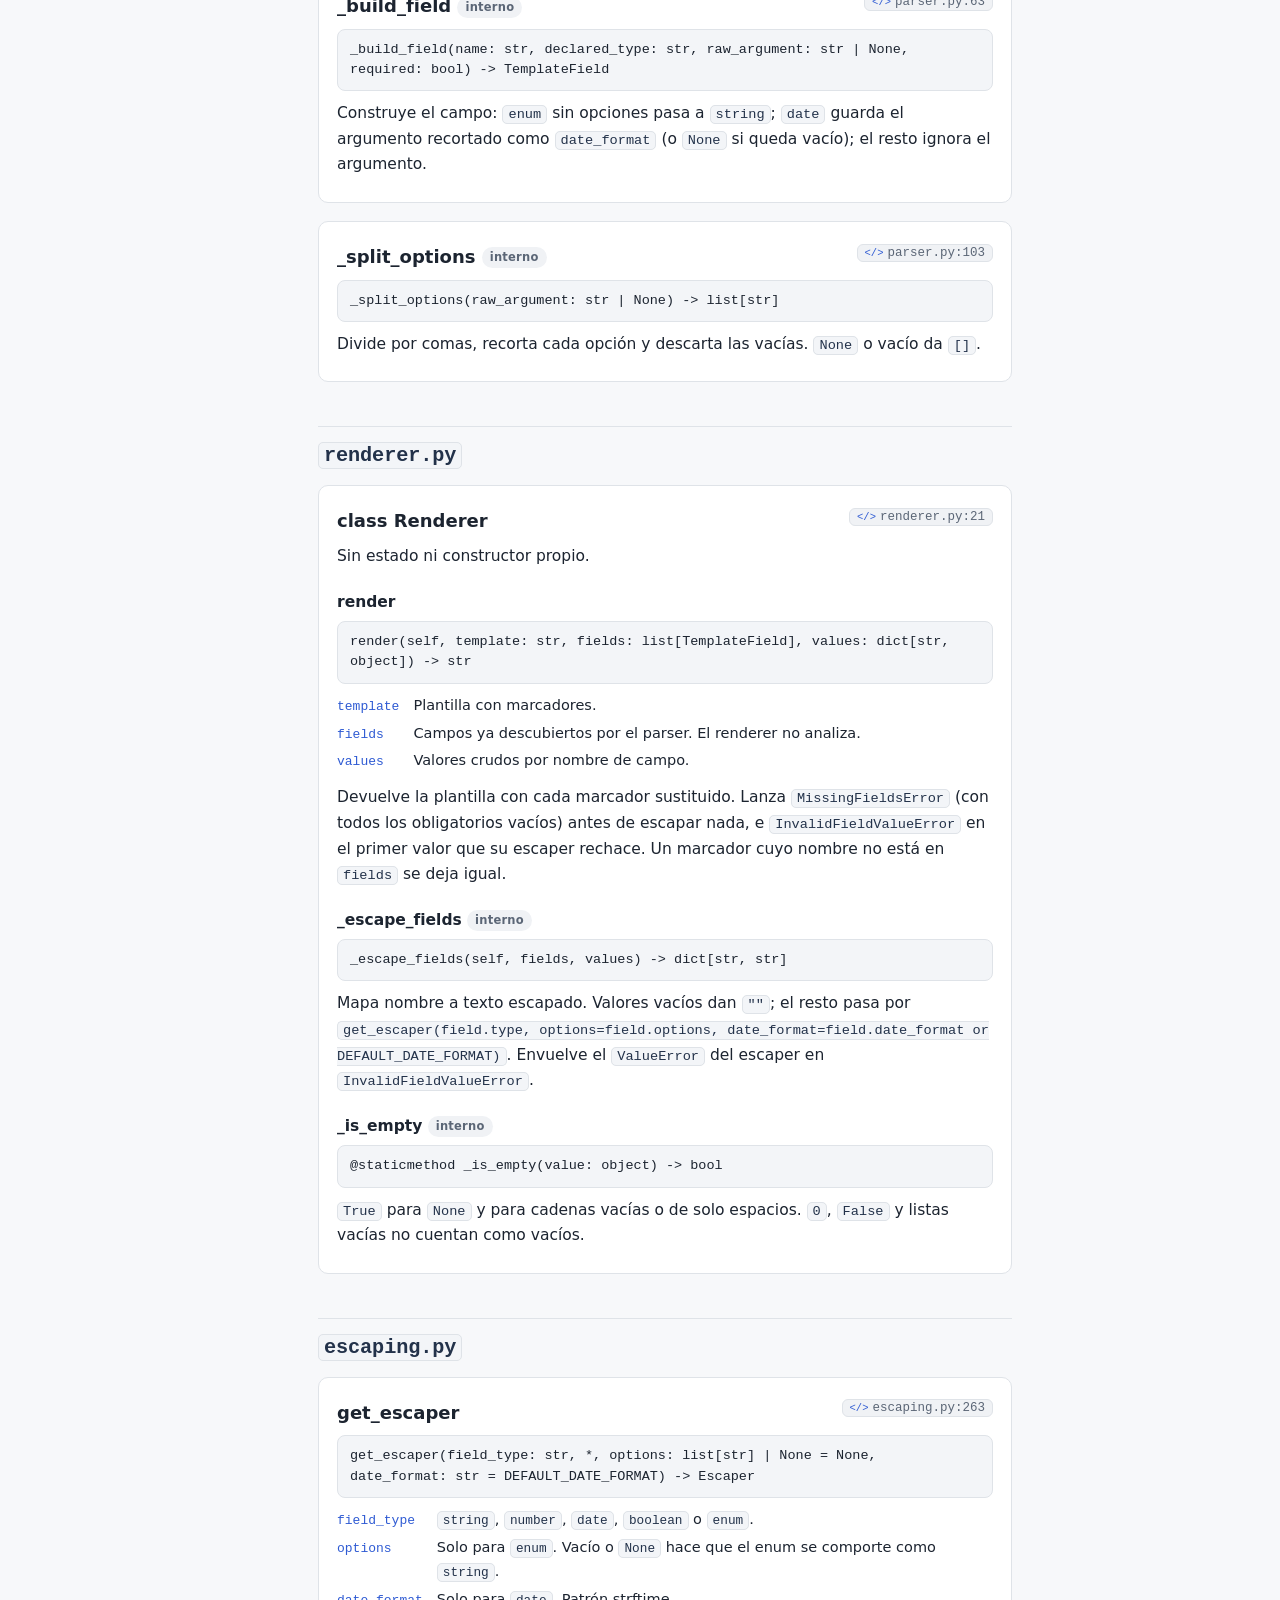
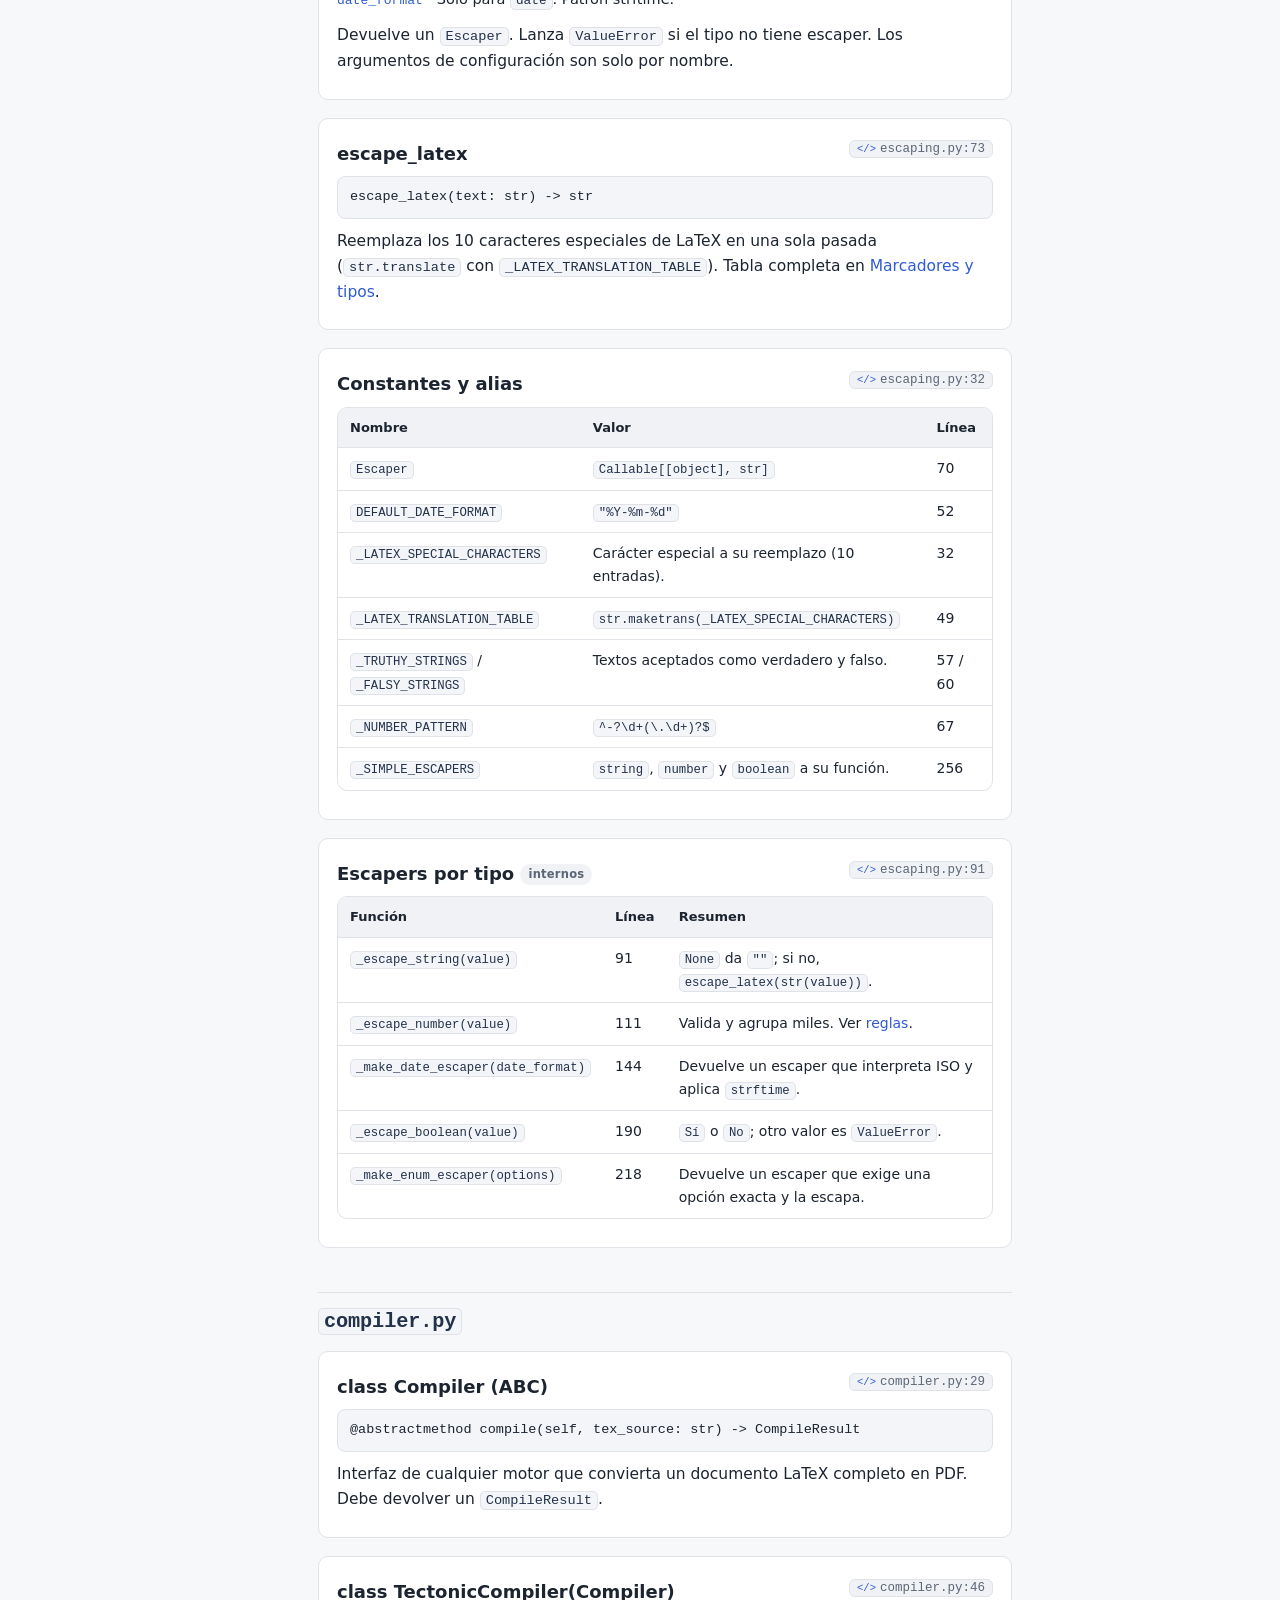
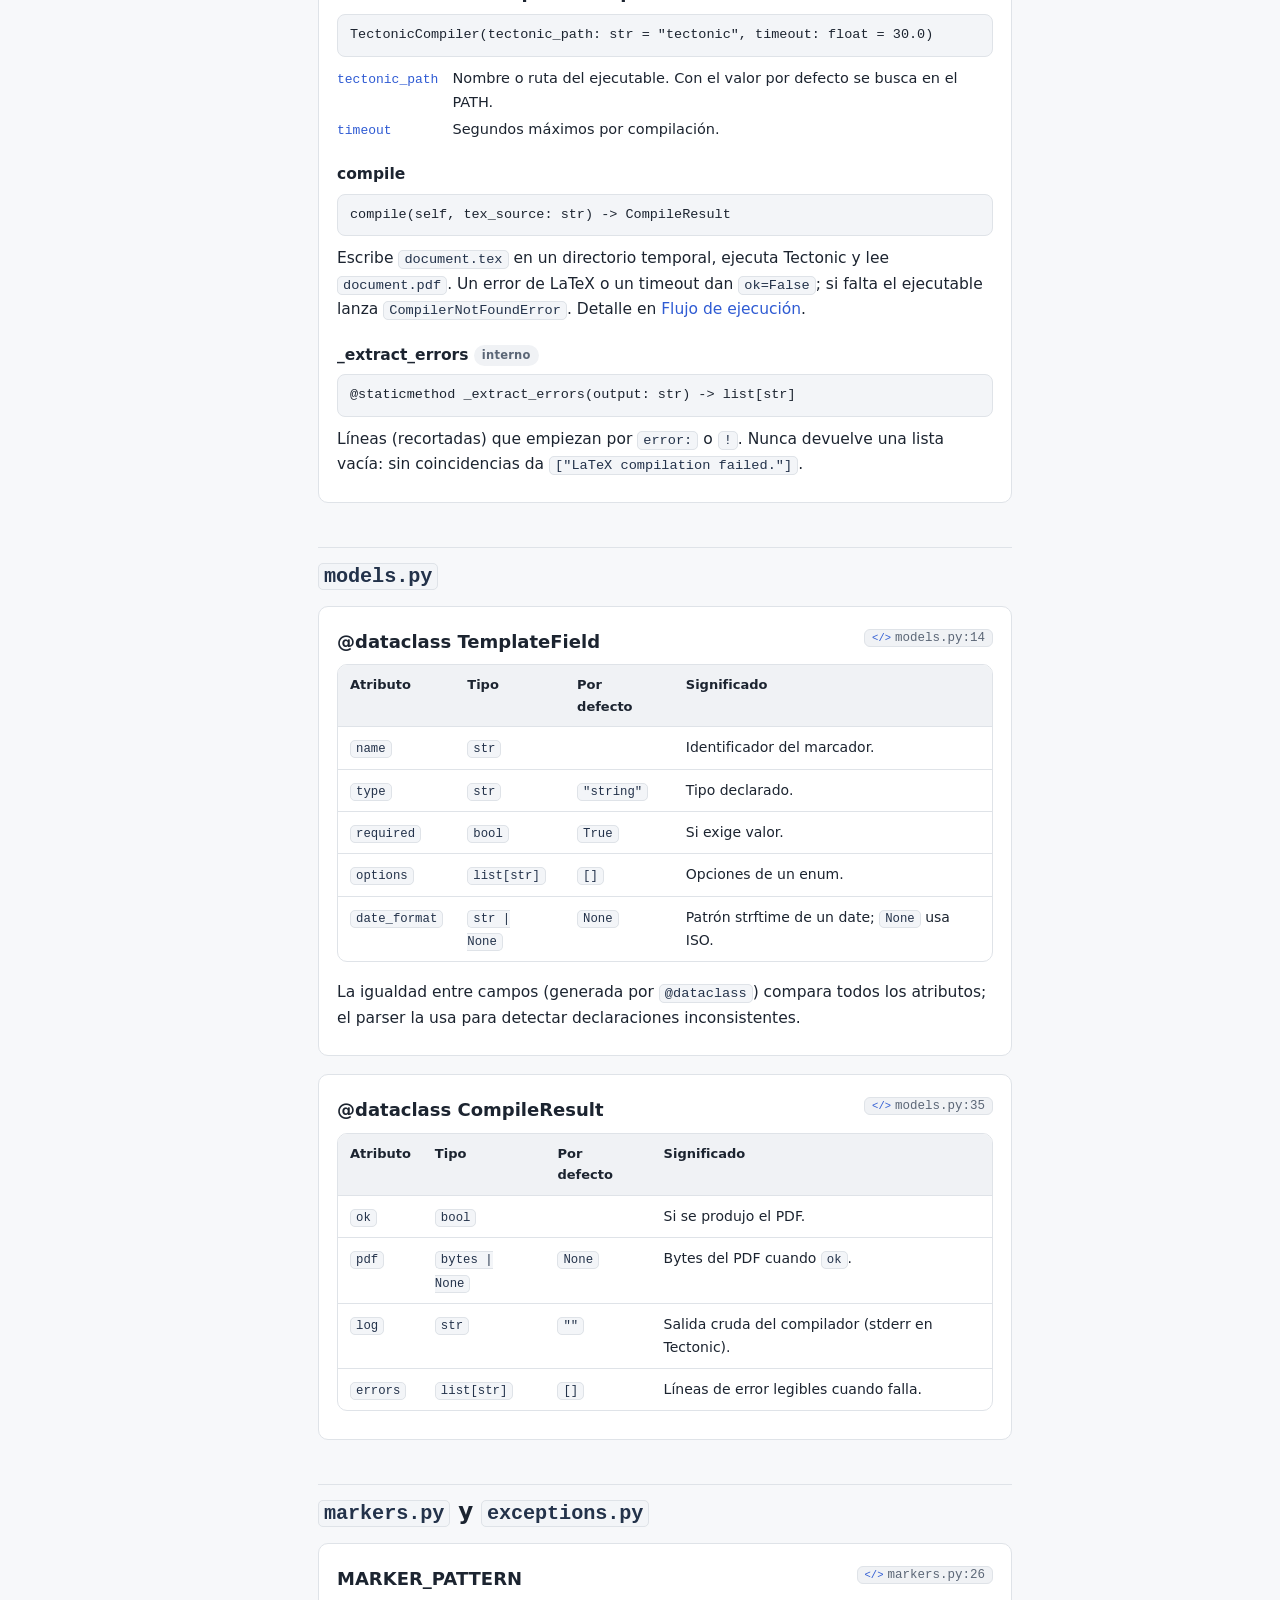
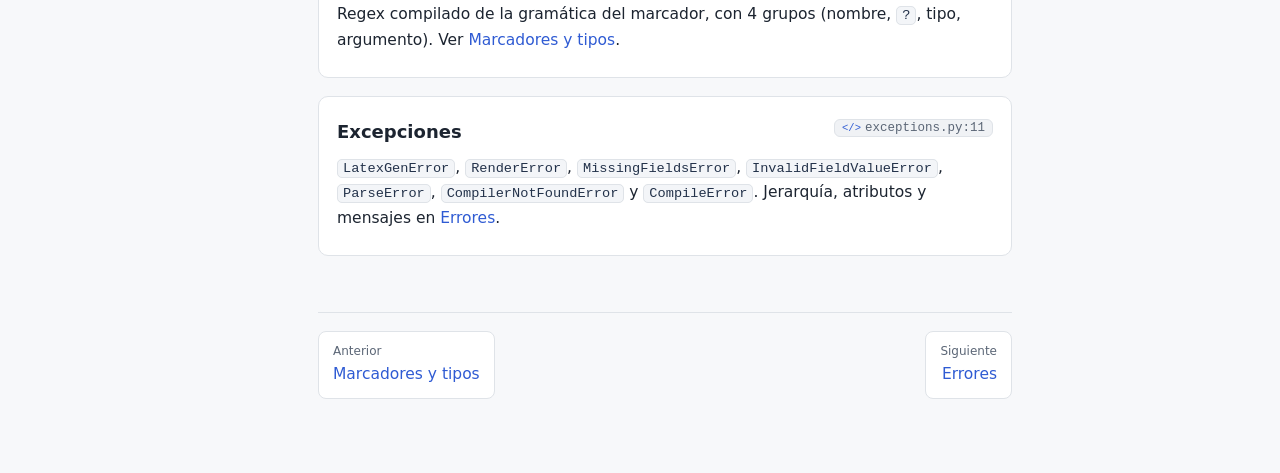
<file: docs/guide/reference.html>
<!doctype html>
<html lang="es">
<head>
<meta charset="utf-8">
<meta name="viewport" content="width=device-width, initial-scale=1">
<title>Referencia del core · latexgen</title>
<link rel="stylesheet" href="guide.css">
<script>try{var t=localStorage.getItem("latexgen-guide-theme");if(t)document.documentElement.dataset.theme=t}catch(e){}</script>
</head>
<body>
<div class="layout">
<aside class="sidebar" id="sidebar"></aside>
<main class="content" id="content">

<p class="eyebrow">Core</p>
<h1>Referencia del core</h1>
<p class="lead">Cada símbolo de <code>latexgen.core</code>: firma, parámetros, retorno y errores. Los nombres que empiezan por <code>_</code> son internos; se listan porque explican el comportamiento.</p>

<div class="callout">
  <p>Todos los módulos empiezan con <code>from __future__ import annotations</code>. Ruta base de las fuentes: <code>backend/src/latexgen/core/</code>.</p>
</div>

<!-- ===================== service ===================== -->
<h2><code>service.py</code></h2>
<div class="api">
  <div class="api-head"><h3>class TemplateService</h3><a class="src" href="../../backend/src/latexgen/core/service.py">service.py:19</a></div>
  <p>Punto de entrada del core: analiza, renderiza y compila plantillas.</p>
  <div class="sig">TemplateService(compiler: Compiler | None = None)</div>
  <dl class="params">
    <dt>compiler</dt><dd>Compilador a usar. Con <code>None</code> crea un <code>TectonicCompiler()</code> con sus valores por defecto.</dd>
  </dl>
  <p>Atributos: <code>renderer</code> (un <code>Renderer</code>) y <code>compiler</code>.</p>

  <h4>parse</h4>
  <div class="sig">parse(self, template: str) -&gt; list[TemplateField]</div>
  <p>Devuelve los campos de la plantilla en orden de aparición. Delega en <code>parse_template</code>. Lanza <code>ParseError</code>.</p>

  <h4>generate</h4>
  <div class="sig">generate(self, template: str, values: dict[str, object]) -&gt; bytes</div>
  <dl class="params">
    <dt>template</dt><dd>Texto de la plantilla <code>.tex</code>.</dd>
    <dt>values</dt><dd>Nombre del campo a valor crudo del usuario. Las claves sin campo se ignoran.</dd>
  </dl>
  <p>Analiza de nuevo la plantilla, la renderiza y la compila; devuelve los bytes del PDF. Lanza <code>ParseError</code>, <code>MissingFieldsError</code>, <code>InvalidFieldValueError</code>, <code>CompileError</code> (si el resultado de compilar trae <code>ok=False</code>) o <code>CompilerNotFoundError</code>.</p>
</div>

<!-- ===================== parser ===================== -->
<h2><code>parser.py</code></h2>
<div class="api">
  <div class="api-head"><h3>parse_template</h3><a class="src" href="../../backend/src/latexgen/core/parser.py">parser.py:20</a></div>
  <div class="sig">parse_template(content: str) -&gt; list[TemplateField]</div>
  <p>Encuentra los marcadores con <code>MARKER_PATTERN.finditer</code> y devuelve un <code>TemplateField</code> por nombre distinto, en orden de primera aparición. Lanza <code>ParseError</code> si un tipo no es válido o si un nombre se declara de dos formas distintas. Reglas completas en <a href="markers.html#reglas-del-parser">Marcadores y tipos</a>.</p>
</div>
<div class="api">
  <div class="api-head"><h3>VALID_TYPES</h3><a class="src" href="../../backend/src/latexgen/core/parser.py">parser.py:17</a></div>
  <div class="sig">VALID_TYPES = frozenset({"string", "number", "date", "boolean", "enum"})</div>
</div>
<div class="api">
  <div class="api-head"><h3>_build_field <span class="badge muted">interno</span></h3><a class="src" href="../../backend/src/latexgen/core/parser.py">parser.py:63</a></div>
  <div class="sig">_build_field(name: str, declared_type: str, raw_argument: str | None, required: bool) -&gt; TemplateField</div>
  <p>Construye el campo: <code>enum</code> sin opciones pasa a <code>string</code>; <code>date</code> guarda el argumento recortado como <code>date_format</code> (o <code>None</code> si queda vacío); el resto ignora el argumento.</p>
</div>
<div class="api">
  <div class="api-head"><h3>_split_options <span class="badge muted">interno</span></h3><a class="src" href="../../backend/src/latexgen/core/parser.py">parser.py:103</a></div>
  <div class="sig">_split_options(raw_argument: str | None) -&gt; list[str]</div>
  <p>Divide por comas, recorta cada opción y descarta las vacías. <code>None</code> o vacío da <code>[]</code>.</p>
</div>

<!-- ===================== renderer ===================== -->
<h2><code>renderer.py</code></h2>
<div class="api">
  <div class="api-head"><h3>class Renderer</h3><a class="src" href="../../backend/src/latexgen/core/renderer.py">renderer.py:21</a></div>
  <p>Sin estado ni constructor propio.</p>
  <h4>render</h4>
  <div class="sig">render(self, template: str, fields: list[TemplateField], values: dict[str, object]) -&gt; str</div>
  <dl class="params">
    <dt>template</dt><dd>Plantilla con marcadores.</dd>
    <dt>fields</dt><dd>Campos ya descubiertos por el parser. El renderer no analiza.</dd>
    <dt>values</dt><dd>Valores crudos por nombre de campo.</dd>
  </dl>
  <p>Devuelve la plantilla con cada marcador sustituido. Lanza <code>MissingFieldsError</code> (con todos los obligatorios vacíos) antes de escapar nada, e <code>InvalidFieldValueError</code> en el primer valor que su escaper rechace. Un marcador cuyo nombre no está en <code>fields</code> se deja igual.</p>
  <h4>_escape_fields <span class="badge muted">interno</span></h4>
  <div class="sig">_escape_fields(self, fields, values) -&gt; dict[str, str]</div>
  <p>Mapa nombre a texto escapado. Valores vacíos dan <code>""</code>; el resto pasa por <code>get_escaper(field.type, options=field.options, date_format=field.date_format or DEFAULT_DATE_FORMAT)</code>. Envuelve el <code>ValueError</code> del escaper en <code>InvalidFieldValueError</code>.</p>
  <h4>_is_empty <span class="badge muted">interno</span></h4>
  <div class="sig">@staticmethod _is_empty(value: object) -&gt; bool</div>
  <p><code>True</code> para <code>None</code> y para cadenas vacías o de solo espacios. <code>0</code>, <code>False</code> y listas vacías no cuentan como vacíos.</p>
</div>

<!-- ===================== escaping ===================== -->
<h2><code>escaping.py</code></h2>
<div class="api">
  <div class="api-head"><h3>get_escaper</h3><a class="src" href="../../backend/src/latexgen/core/escaping.py">escaping.py:263</a></div>
  <div class="sig">get_escaper(field_type: str, *, options: list[str] | None = None, date_format: str = DEFAULT_DATE_FORMAT) -&gt; Escaper</div>
  <dl class="params">
    <dt>field_type</dt><dd><code>string</code>, <code>number</code>, <code>date</code>, <code>boolean</code> o <code>enum</code>.</dd>
    <dt>options</dt><dd>Solo para <code>enum</code>. Vacío o <code>None</code> hace que el enum se comporte como <code>string</code>.</dd>
    <dt>date_format</dt><dd>Solo para <code>date</code>. Patrón strftime.</dd>
  </dl>
  <p>Devuelve un <code>Escaper</code>. Lanza <code>ValueError</code> si el tipo no tiene escaper. Los argumentos de configuración son solo por nombre.</p>
</div>
<div class="api">
  <div class="api-head"><h3>escape_latex</h3><a class="src" href="../../backend/src/latexgen/core/escaping.py">escaping.py:73</a></div>
  <div class="sig">escape_latex(text: str) -&gt; str</div>
  <p>Reemplaza los 10 caracteres especiales de LaTeX en una sola pasada (<code>str.translate</code> con <code>_LATEX_TRANSLATION_TABLE</code>). Tabla completa en <a href="markers.html#tipos-y-escape">Marcadores y tipos</a>.</p>
</div>
<div class="api">
  <div class="api-head"><h3>Constantes y alias</h3><a class="src" href="../../backend/src/latexgen/core/escaping.py">escaping.py:32</a></div>
  <div class="table-wrap"><table>
    <tr><th>Nombre</th><th>Valor</th><th>Línea</th></tr>
    <tr><td><code>Escaper</code></td><td><code>Callable[[object], str]</code></td><td>70</td></tr>
    <tr><td><code>DEFAULT_DATE_FORMAT</code></td><td><code>"%Y-%m-%d"</code></td><td>52</td></tr>
    <tr><td><code>_LATEX_SPECIAL_CHARACTERS</code></td><td>Carácter especial a su reemplazo (10 entradas).</td><td>32</td></tr>
    <tr><td><code>_LATEX_TRANSLATION_TABLE</code></td><td><code>str.maketrans(_LATEX_SPECIAL_CHARACTERS)</code></td><td>49</td></tr>
    <tr><td><code>_TRUTHY_STRINGS</code> / <code>_FALSY_STRINGS</code></td><td>Textos aceptados como verdadero y falso.</td><td>57 / 60</td></tr>
    <tr><td><code>_NUMBER_PATTERN</code></td><td><code>^-?\d+(\.\d+)?$</code></td><td>67</td></tr>
    <tr><td><code>_SIMPLE_ESCAPERS</code></td><td><code>string</code>, <code>number</code> y <code>boolean</code> a su función.</td><td>256</td></tr>
  </table></div>
</div>
<div class="api">
  <div class="api-head"><h3>Escapers por tipo <span class="badge muted">internos</span></h3><a class="src" href="../../backend/src/latexgen/core/escaping.py">escaping.py:91</a></div>
  <div class="table-wrap"><table>
    <tr><th>Función</th><th>Línea</th><th>Resumen</th></tr>
    <tr><td><code>_escape_string(value)</code></td><td>91</td><td><code>None</code> da <code>""</code>; si no, <code>escape_latex(str(value))</code>.</td></tr>
    <tr><td><code>_escape_number(value)</code></td><td>111</td><td>Valida y agrupa miles. Ver <a href="markers.html#tipos-y-escape">reglas</a>.</td></tr>
    <tr><td><code>_make_date_escaper(date_format)</code></td><td>144</td><td>Devuelve un escaper que interpreta ISO y aplica <code>strftime</code>.</td></tr>
    <tr><td><code>_escape_boolean(value)</code></td><td>190</td><td><code>Sí</code> o <code>No</code>; otro valor es <code>ValueError</code>.</td></tr>
    <tr><td><code>_make_enum_escaper(options)</code></td><td>218</td><td>Devuelve un escaper que exige una opción exacta y la escapa.</td></tr>
  </table></div>
</div>

<!-- ===================== compiler ===================== -->
<h2><code>compiler.py</code></h2>
<div class="api">
  <div class="api-head"><h3>class Compiler (ABC)</h3><a class="src" href="../../backend/src/latexgen/core/compiler.py">compiler.py:29</a></div>
  <div class="sig">@abstractmethod compile(self, tex_source: str) -&gt; CompileResult</div>
  <p>Interfaz de cualquier motor que convierta un documento LaTeX completo en PDF. Debe devolver un <code>CompileResult</code>.</p>
</div>
<div class="api">
  <div class="api-head"><h3>class TectonicCompiler(Compiler)</h3><a class="src" href="../../backend/src/latexgen/core/compiler.py">compiler.py:46</a></div>
  <div class="sig">TectonicCompiler(tectonic_path: str = "tectonic", timeout: float = 30.0)</div>
  <dl class="params">
    <dt>tectonic_path</dt><dd>Nombre o ruta del ejecutable. Con el valor por defecto se busca en el PATH.</dd>
    <dt>timeout</dt><dd>Segundos máximos por compilación.</dd>
  </dl>
  <h4>compile</h4>
  <div class="sig">compile(self, tex_source: str) -&gt; CompileResult</div>
  <p>Escribe <code>document.tex</code> en un directorio temporal, ejecuta Tectonic y lee <code>document.pdf</code>. Un error de LaTeX o un timeout dan <code>ok=False</code>; si falta el ejecutable lanza <code>CompilerNotFoundError</code>. Detalle en <a href="pipeline.html#3-compile-latex-a-pdf">Flujo de ejecución</a>.</p>
  <h4>_extract_errors <span class="badge muted">interno</span></h4>
  <div class="sig">@staticmethod _extract_errors(output: str) -&gt; list[str]</div>
  <p>Líneas (recortadas) que empiezan por <code>error:</code> o <code>!</code>. Nunca devuelve una lista vacía: sin coincidencias da <code>["LaTeX compilation failed."]</code>.</p>
</div>

<!-- ===================== models ===================== -->
<h2><code>models.py</code></h2>
<div class="api">
  <div class="api-head"><h3>@dataclass TemplateField</h3><a class="src" href="../../backend/src/latexgen/core/models.py">models.py:14</a></div>
  <div class="table-wrap"><table>
    <tr><th>Atributo</th><th>Tipo</th><th>Por defecto</th><th>Significado</th></tr>
    <tr><td><code>name</code></td><td><code>str</code></td><td></td><td>Identificador del marcador.</td></tr>
    <tr><td><code>type</code></td><td><code>str</code></td><td><code>"string"</code></td><td>Tipo declarado.</td></tr>
    <tr><td><code>required</code></td><td><code>bool</code></td><td><code>True</code></td><td>Si exige valor.</td></tr>
    <tr><td><code>options</code></td><td><code>list[str]</code></td><td><code>[]</code></td><td>Opciones de un enum.</td></tr>
    <tr><td><code>date_format</code></td><td><code>str | None</code></td><td><code>None</code></td><td>Patrón strftime de un date; <code>None</code> usa ISO.</td></tr>
  </table></div>
  <p>La igualdad entre campos (generada por <code>@dataclass</code>) compara todos los atributos; el parser la usa para detectar declaraciones inconsistentes.</p>
</div>
<div class="api">
  <div class="api-head"><h3>@dataclass CompileResult</h3><a class="src" href="../../backend/src/latexgen/core/models.py">models.py:35</a></div>
  <div class="table-wrap"><table>
    <tr><th>Atributo</th><th>Tipo</th><th>Por defecto</th><th>Significado</th></tr>
    <tr><td><code>ok</code></td><td><code>bool</code></td><td></td><td>Si se produjo el PDF.</td></tr>
    <tr><td><code>pdf</code></td><td><code>bytes | None</code></td><td><code>None</code></td><td>Bytes del PDF cuando <code>ok</code>.</td></tr>
    <tr><td><code>log</code></td><td><code>str</code></td><td><code>""</code></td><td>Salida cruda del compilador (stderr en Tectonic).</td></tr>
    <tr><td><code>errors</code></td><td><code>list[str]</code></td><td><code>[]</code></td><td>Líneas de error legibles cuando falla.</td></tr>
  </table></div>
</div>

<!-- ===================== markers / exceptions ===================== -->
<h2><code>markers.py</code> y <code>exceptions.py</code></h2>
<div class="api">
  <div class="api-head"><h3>MARKER_PATTERN</h3><a class="src" href="../../backend/src/latexgen/core/markers.py">markers.py:26</a></div>
  <p>Regex compilado de la gramática del marcador, con 4 grupos (nombre, <code>?</code>, tipo, argumento). Ver <a href="markers.html">Marcadores y tipos</a>.</p>
</div>
<div class="api">
  <div class="api-head"><h3>Excepciones</h3><a class="src" href="../../backend/src/latexgen/core/exceptions.py">exceptions.py:11</a></div>
  <p><code>LatexGenError</code>, <code>RenderError</code>, <code>MissingFieldsError</code>, <code>InvalidFieldValueError</code>, <code>ParseError</code>, <code>CompilerNotFoundError</code> y <code>CompileError</code>. Jerarquía, atributos y mensajes en <a href="errors.html">Errores</a>.</p>
</div>

</main>
<nav class="toc" id="toc" aria-label="En esta página"></nav>
</div>
<script src="guide.js"></script>
</body>
</html>
</file>
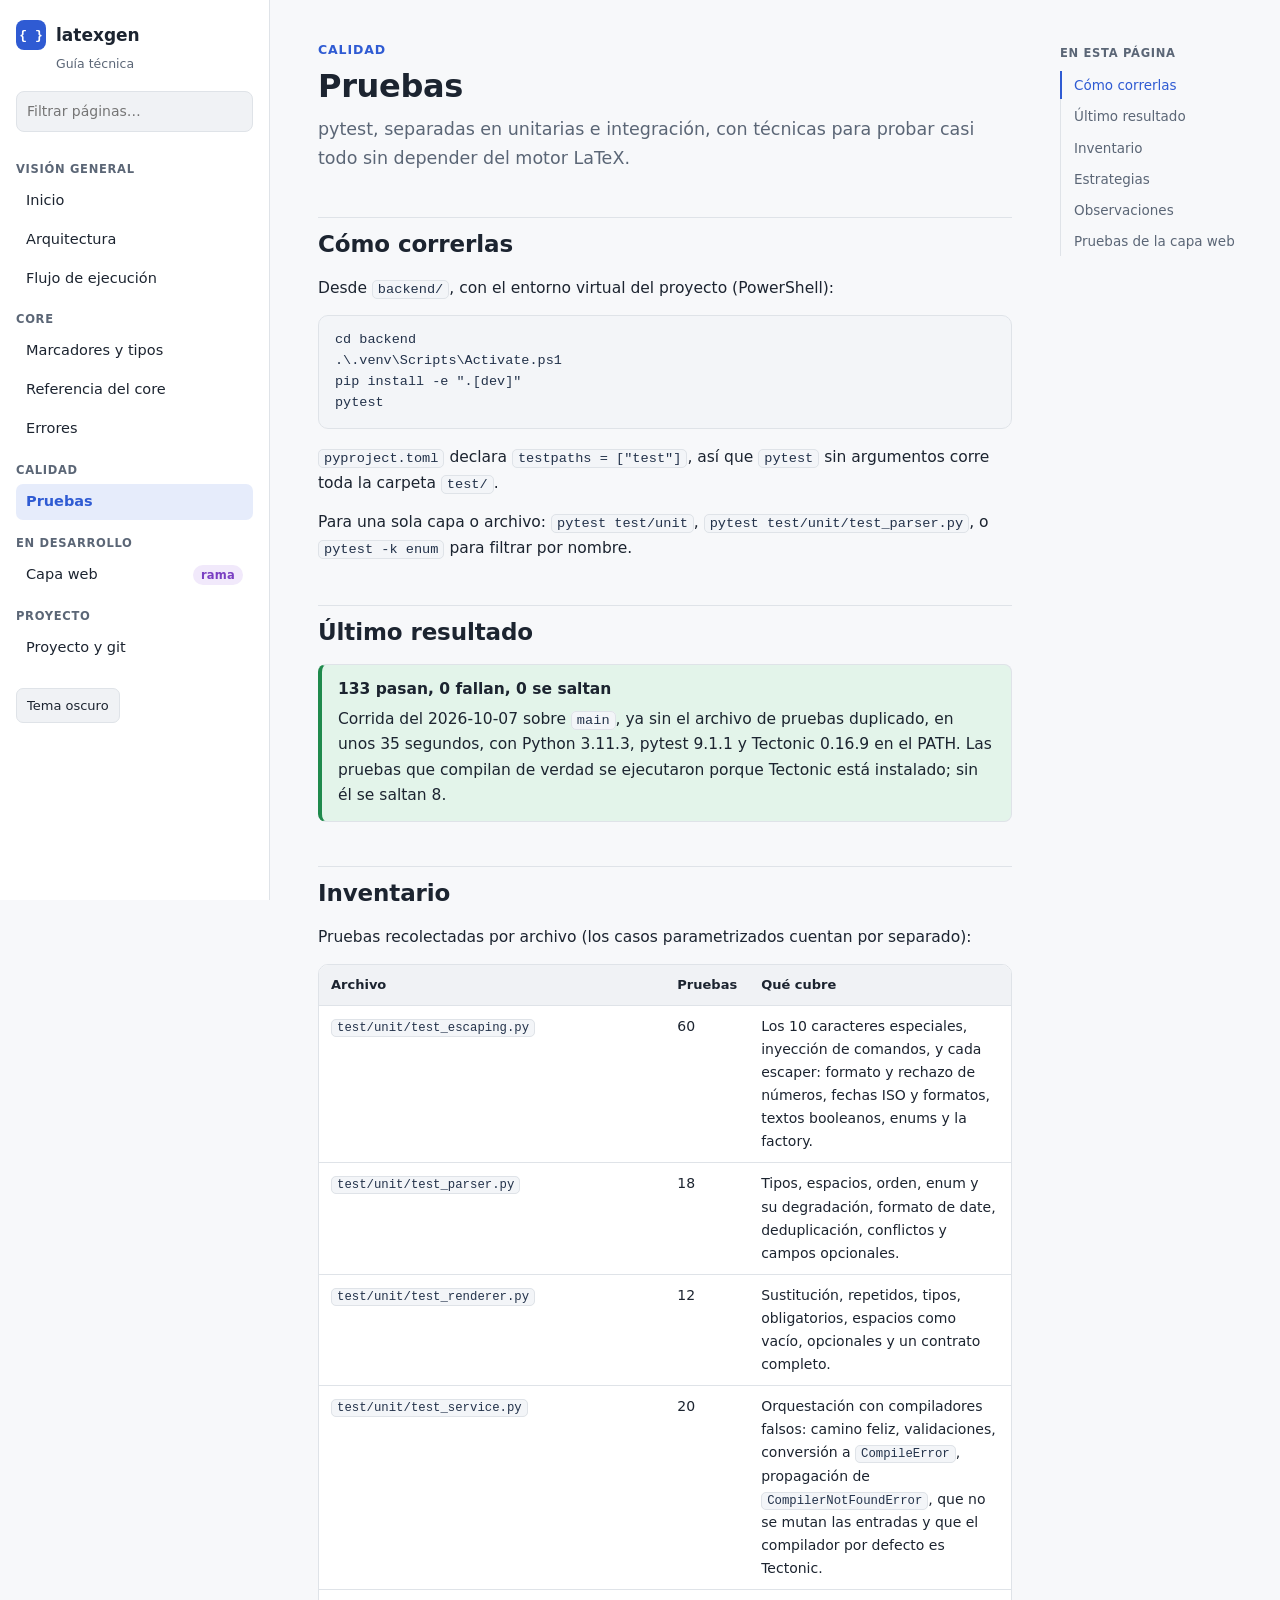
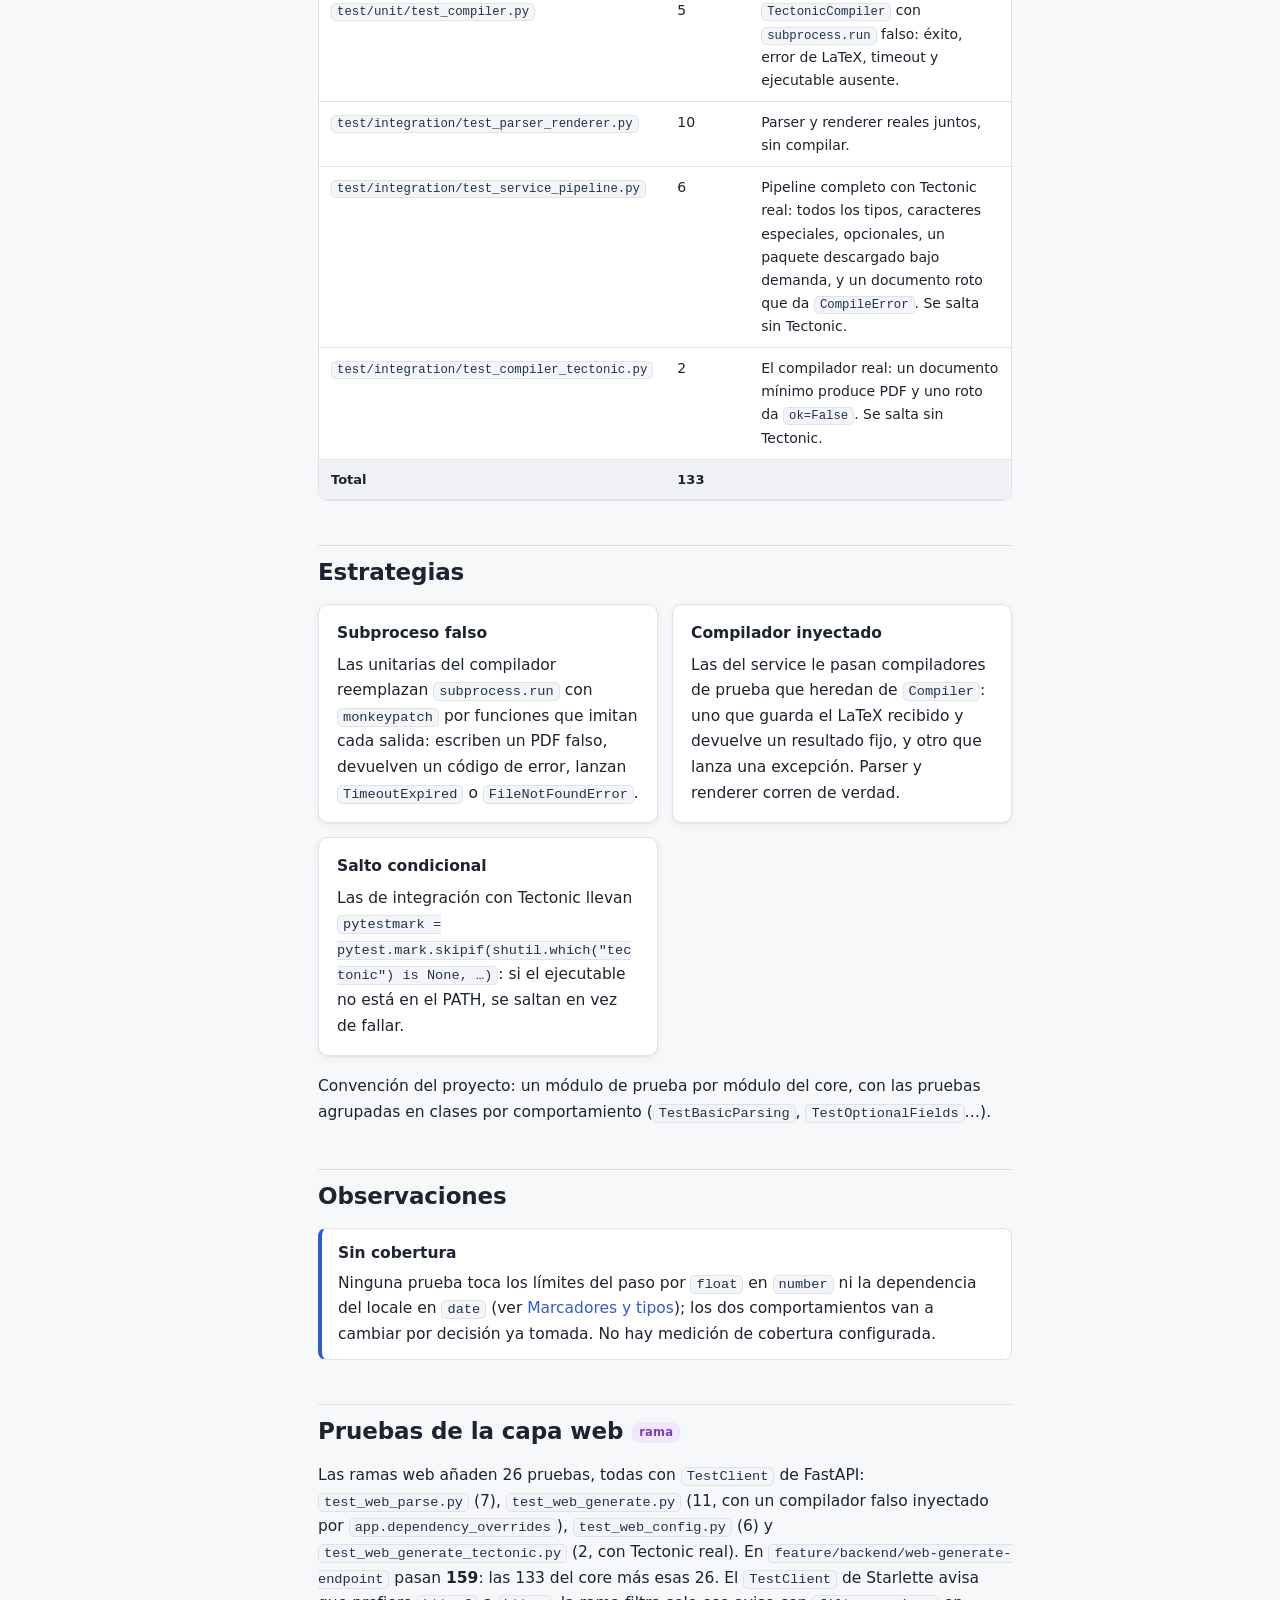
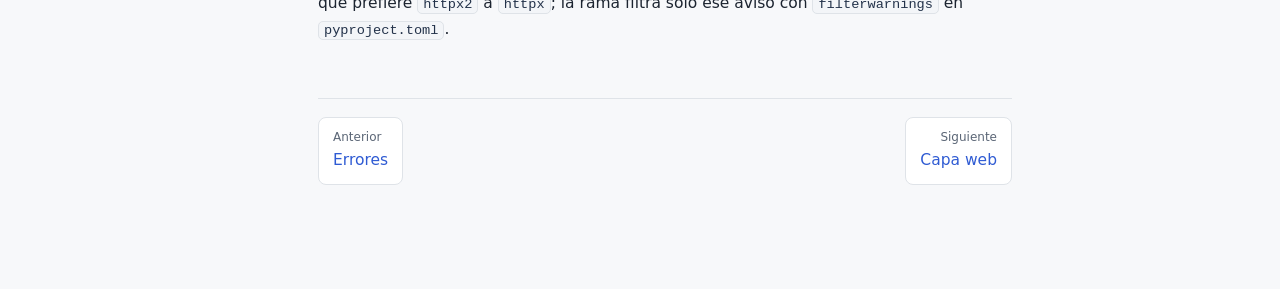
<file: docs/guide/testing.html>
<!doctype html>
<html lang="es">
<head>
<meta charset="utf-8">
<meta name="viewport" content="width=device-width, initial-scale=1">
<title>Pruebas · latexgen</title>
<link rel="stylesheet" href="guide.css">
<script>try{var t=localStorage.getItem("latexgen-guide-theme");if(t)document.documentElement.dataset.theme=t}catch(e){}</script>
</head>
<body>
<div class="layout">
<aside class="sidebar" id="sidebar"></aside>
<main class="content" id="content">

<p class="eyebrow">Calidad</p>
<h1>Pruebas</h1>
<p class="lead">pytest, separadas en unitarias e integración, con técnicas para probar casi todo sin depender del motor LaTeX.</p>

<h2>Cómo correrlas</h2>
<p>Desde <code>backend/</code>, con el entorno virtual del proyecto (PowerShell):</p>
<pre><code>cd backend
.\.venv\Scripts\Activate.ps1
pip install -e ".[dev]"
pytest</code></pre>
<p><code>pyproject.toml</code> declara <code>testpaths = ["test"]</code>, así que <code>pytest</code> sin argumentos corre toda la carpeta <code>test/</code>.</p>
<p>Para una sola capa o archivo: <code>pytest test/unit</code>, <code>pytest test/unit/test_parser.py</code>, o <code>pytest -k enum</code> para filtrar por nombre.</p>

<h2>Último resultado</h2>
<div class="callout ok">
  <div class="callout-title">133 pasan, 0 fallan, 0 se saltan</div>
  <p>Corrida del 2026-10-07 sobre <code>main</code>, ya sin el archivo de pruebas duplicado, en unos 35 segundos, con Python 3.11.3, pytest 9.1.1 y Tectonic 0.16.9 en el PATH. Las pruebas que compilan de verdad se ejecutaron porque Tectonic está instalado; sin él se saltan 8.</p>
</div>

<h2>Inventario</h2>
<p>Pruebas recolectadas por archivo (los casos parametrizados cuentan por separado):</p>
<div class="table-wrap"><table>
  <tr><th>Archivo</th><th>Pruebas</th><th>Qué cubre</th></tr>
  <tr><td><code>test/unit/test_escaping.py</code></td><td>60</td><td>Los 10 caracteres especiales, inyección de comandos, y cada escaper: formato y rechazo de números, fechas ISO y formatos, textos booleanos, enums y la factory.</td></tr>
  <tr><td><code>test/unit/test_parser.py</code></td><td>18</td><td>Tipos, espacios, orden, enum y su degradación, formato de date, deduplicación, conflictos y campos opcionales.</td></tr>
  <tr><td><code>test/unit/test_renderer.py</code></td><td>12</td><td>Sustitución, repetidos, tipos, obligatorios, espacios como vacío, opcionales y un contrato completo.</td></tr>
  <tr><td><code>test/unit/test_service.py</code></td><td>20</td><td>Orquestación con compiladores falsos: camino feliz, validaciones, conversión a <code>CompileError</code>, propagación de <code>CompilerNotFoundError</code>, que no se mutan las entradas y que el compilador por defecto es Tectonic.</td></tr>
  <tr><td><code>test/unit/test_compiler.py</code></td><td>5</td><td><code>TectonicCompiler</code> con <code>subprocess.run</code> falso: éxito, error de LaTeX, timeout y ejecutable ausente.</td></tr>
  <tr><td><code>test/integration/test_parser_renderer.py</code></td><td>10</td><td>Parser y renderer reales juntos, sin compilar.</td></tr>
  <tr><td><code>test/integration/test_service_pipeline.py</code></td><td>6</td><td>Pipeline completo con Tectonic real: todos los tipos, caracteres especiales, opcionales, un paquete descargado bajo demanda, y un documento roto que da <code>CompileError</code>. Se salta sin Tectonic.</td></tr>
  <tr><td><code>test/integration/test_compiler_tectonic.py</code></td><td>2</td><td>El compilador real: un documento mínimo produce PDF y uno roto da <code>ok=False</code>. Se salta sin Tectonic.</td></tr>
  <tr><th>Total</th><th>133</th><th></th></tr>
</table></div>

<h2>Estrategias</h2>
<div class="grid">
  <div class="card">
    <h4>Subproceso falso</h4>
    <p>Las unitarias del compilador reemplazan <code>subprocess.run</code> con <code>monkeypatch</code> por funciones que imitan cada salida: escriben un PDF falso, devuelven un código de error, lanzan <code>TimeoutExpired</code> o <code>FileNotFoundError</code>.</p>
  </div>
  <div class="card">
    <h4>Compilador inyectado</h4>
    <p>Las del service le pasan compiladores de prueba que heredan de <code>Compiler</code>: uno que guarda el LaTeX recibido y devuelve un resultado fijo, y otro que lanza una excepción. Parser y renderer corren de verdad.</p>
  </div>
  <div class="card">
    <h4>Salto condicional</h4>
    <p>Las de integración con Tectonic llevan <code>pytestmark = pytest.mark.skipif(shutil.which("tectonic") is None, …)</code>: si el ejecutable no está en el PATH, se saltan en vez de fallar.</p>
  </div>
</div>
<p>Convención del proyecto: un módulo de prueba por módulo del core, con las pruebas agrupadas en clases por comportamiento (<code>TestBasicParsing</code>, <code>TestOptionalFields</code>…).</p>

<h2>Observaciones</h2>
<div class="callout">
  <div class="callout-title">Sin cobertura</div>
  <p>Ninguna prueba toca los límites del paso por <code>float</code> en <code>number</code> ni la dependencia del locale en <code>date</code> (ver <a href="markers.html#tipos-y-escape">Marcadores y tipos</a>); los dos comportamientos van a cambiar por decisión ya tomada. No hay medición de cobertura configurada.</p>
</div>

<h2 data-toc-label="Pruebas de la capa web">Pruebas de la capa web <span class="badge dev">rama</span></h2>
<p>Las ramas web añaden 26 pruebas, todas con <code>TestClient</code> de FastAPI: <code>test_web_parse.py</code> (7), <code>test_web_generate.py</code> (11, con un compilador falso inyectado por <code>app.dependency_overrides</code>), <code>test_web_config.py</code> (6) y <code>test_web_generate_tectonic.py</code> (2, con Tectonic real). En <code>feature/backend/web-generate-endpoint</code> pasan <strong>159</strong>: las 133 del core más esas 26. El <code>TestClient</code> de Starlette avisa que prefiere <code>httpx2</code> a <code>httpx</code>; la rama filtra solo ese aviso con <code>filterwarnings</code> en <code>pyproject.toml</code>.</p>

</main>
<nav class="toc" id="toc" aria-label="En esta página"></nav>
</div>
<script src="guide.js"></script>
</body>
</html>
</file>
<file: docs/guide/guide.css>
/* latexgen technical guide: shared styles. No external dependencies. */

:root {
  --bg: #f7f8fa;
  --surface: #ffffff;
  --surface-2: #f0f2f5;
  --border: #dfe3e8;
  --text: #1c2430;
  --text-muted: #5b6676;
  --accent: #2f5bd3;
  --accent-soft: #e6ecfb;
  --ok: #1f8a4c;
  --ok-soft: #e3f4ea;
  --warn: #a8640a;
  --warn-soft: #fbf0dd;
  --err: #b8323a;
  --err-soft: #fbe6e7;
  --dev: #7a3fc2;
  --dev-soft: #f1e9fb;
  --code-bg: #f3f5f8;
  --code-text: #23324a;
  --shadow: 0 1px 2px rgba(20, 30, 50, .06), 0 2px 8px rgba(20, 30, 50, .05);
  --radius: 10px;
  --sidebar-w: 270px;
  --toc-w: 220px;
  --font: "Segoe UI", system-ui, -apple-system, Roboto, "Helvetica Neue", Arial, sans-serif;
  --mono: "Cascadia Code", "Cascadia Mono", Consolas, "SFMono-Regular", Menlo, monospace;
  color-scheme: light;
}

@media (prefers-color-scheme: dark) {
  :root:not([data-theme="light"]) {
    --bg: #12161d;
    --surface: #181d26;
    --surface-2: #1f2530;
    --border: #2c3442;
    --text: #e3e8ef;
    --text-muted: #9aa5b5;
    --accent: #7ea2ff;
    --accent-soft: #1f2a45;
    --ok: #5cc98b;
    --ok-soft: #173326;
    --warn: #e7a94b;
    --warn-soft: #3a2b14;
    --err: #f07f86;
    --err-soft: #3d1c20;
    --dev: #c09bf2;
    --dev-soft: #2c2140;
    --code-bg: #1d232d;
    --code-text: #d7deea;
    --shadow: 0 1px 2px rgba(0, 0, 0, .3), 0 2px 10px rgba(0, 0, 0, .25);
    color-scheme: dark;
  }
}

:root[data-theme="dark"] {
  --bg: #12161d;
  --surface: #181d26;
  --surface-2: #1f2530;
  --border: #2c3442;
  --text: #e3e8ef;
  --text-muted: #9aa5b5;
  --accent: #7ea2ff;
  --accent-soft: #1f2a45;
  --ok: #5cc98b;
  --ok-soft: #173326;
  --warn: #e7a94b;
  --warn-soft: #3a2b14;
  --err: #f07f86;
  --err-soft: #3d1c20;
  --dev: #c09bf2;
  --dev-soft: #2c2140;
  --code-bg: #1d232d;
  --code-text: #d7deea;
  --shadow: 0 1px 2px rgba(0, 0, 0, .3), 0 2px 10px rgba(0, 0, 0, .25);
  color-scheme: dark;
}

* { box-sizing: border-box; }

html { scroll-behavior: smooth; scroll-padding-top: 72px; }

body {
  margin: 0;
  background: var(--bg);
  color: var(--text);
  font: 15.5px/1.65 var(--font);
  -webkit-font-smoothing: antialiased;
}

a { color: var(--accent); text-decoration: none; }
a:hover { text-decoration: underline; }

/* ---------- Layout ---------- */

.layout {
  display: grid;
  grid-template-columns: var(--sidebar-w) minmax(0, 1fr) var(--toc-w);
  min-height: 100vh;
}

.sidebar {
  position: sticky;
  top: 0;
  height: 100vh;
  overflow-y: auto;
  background: var(--surface);
  border-right: 1px solid var(--border);
  padding: 20px 16px 32px;
}

.brand {
  display: flex;
  align-items: center;
  gap: 10px;
  font-weight: 700;
  font-size: 17px;
  color: var(--text);
  margin-bottom: 4px;
}
.brand:hover { text-decoration: none; }
.brand-mark {
  display: grid;
  place-items: center;
  width: 30px;
  height: 30px;
  border-radius: 8px;
  background: var(--accent);
  color: #fff;
  font: 700 13px var(--mono);
}
.brand-sub { color: var(--text-muted); font-size: 12.5px; margin: 0 0 16px 40px; }

.search {
  width: 100%;
  padding: 8px 10px;
  border: 1px solid var(--border);
  border-radius: 8px;
  background: var(--surface-2);
  color: var(--text);
  font: inherit;
  font-size: 14px;
  margin-bottom: 14px;
}
.search:focus { outline: 2px solid var(--accent); outline-offset: 0; }

.nav-group { margin: 14px 0 4px; font-size: 11.5px; font-weight: 700; letter-spacing: .06em; text-transform: uppercase; color: var(--text-muted); }
.nav-list { list-style: none; margin: 0; padding: 0; }
.nav-list a {
  display: flex;
  align-items: center;
  justify-content: space-between;
  gap: 8px;
  padding: 6px 10px;
  border-radius: 7px;
  color: var(--text);
  font-size: 14.5px;
}
.nav-list a:hover { background: var(--surface-2); text-decoration: none; }
.nav-list a.active { background: var(--accent-soft); color: var(--accent); font-weight: 600; }
.nav-empty { color: var(--text-muted); font-size: 13.5px; padding: 6px 10px; }

.sidebar-foot { margin-top: 22px; display: flex; gap: 8px; }
.btn {
  border: 1px solid var(--border);
  background: var(--surface-2);
  color: var(--text);
  border-radius: 7px;
  padding: 6px 10px;
  font: inherit;
  font-size: 13px;
  cursor: pointer;
}
.btn:hover { border-color: var(--accent); }

.topbar { display: none; }

main.content {
  padding: 40px 48px 80px;
  max-width: 920px;
  width: 100%;
  margin: 0 auto;
}

.toc {
  position: sticky;
  top: 0;
  height: 100vh;
  overflow-y: auto;
  padding: 44px 16px 24px 0;
  font-size: 13.5px;
}
.toc-title { font-size: 11.5px; font-weight: 700; letter-spacing: .06em; text-transform: uppercase; color: var(--text-muted); margin-bottom: 8px; }
.toc ul { list-style: none; margin: 0; padding: 0; border-left: 1px solid var(--border); }
.toc li a { display: block; padding: 3px 0 3px 12px; color: var(--text-muted); margin-left: -1px; border-left: 2px solid transparent; }
.toc li.sub a { padding-left: 24px; font-size: 13px; }
.toc li a:hover { color: var(--text); text-decoration: none; }
.toc li a.current { color: var(--accent); border-left-color: var(--accent); }

/* ---------- Typography ---------- */

.eyebrow { font-size: 12.5px; font-weight: 700; letter-spacing: .07em; text-transform: uppercase; color: var(--accent); margin: 0 0 6px; }
h1 { font-size: 32px; line-height: 1.2; margin: 0 0 10px; letter-spacing: -.01em; }
.lead { font-size: 17.5px; color: var(--text-muted); margin: 0 0 28px; }
h2 { font-size: 23px; margin: 44px 0 12px; padding-top: 8px; border-top: 1px solid var(--border); letter-spacing: -.005em; }
h3 { font-size: 18px; margin: 28px 0 8px; }
h4 { font-size: 15.5px; margin: 20px 0 6px; }
p, ul, ol { margin: 0 0 14px; }
li { margin: 3px 0; }
.anchor { opacity: 0; margin-left: 6px; color: var(--text-muted); font-weight: 400; }
h2:hover .anchor, h3:hover .anchor { opacity: 1; }

code {
  font-family: var(--mono);
  font-size: .88em;
  background: var(--code-bg);
  color: var(--code-text);
  padding: 1px 5px;
  border-radius: 5px;
  border: 1px solid var(--border);
  overflow-wrap: break-word;
}

pre {
  position: relative;
  background: var(--code-bg);
  border: 1px solid var(--border);
  border-radius: var(--radius);
  padding: 14px 16px;
  overflow-x: auto;
  margin: 0 0 16px;
  font-size: 13.5px;
  line-height: 1.55;
}
pre code { background: none; border: 0; padding: 0; font-size: inherit; overflow-wrap: normal; }
.copy-btn {
  position: absolute;
  top: 8px;
  right: 8px;
  opacity: 0;
  transition: opacity .15s;
}
pre:hover .copy-btn, .copy-btn:focus { opacity: 1; }

/* Simple syntax colouring applied by hand with spans */
.k { color: #8b3fc9; }
.s { color: #1f7a4a; }
.c { color: var(--text-muted); font-style: italic; }
.f { color: #2f5bd3; }
:root[data-theme="dark"] .k { color: #c99bff; }
:root[data-theme="dark"] .s { color: #8ad8a6; }
:root[data-theme="dark"] .f { color: #8fb0ff; }
@media (prefers-color-scheme: dark) {
  :root:not([data-theme="light"]) .k { color: #c99bff; }
  :root:not([data-theme="light"]) .s { color: #8ad8a6; }
  :root:not([data-theme="light"]) .f { color: #8fb0ff; }
}

/* ---------- Components ---------- */

.card {
  background: var(--surface);
  border: 1px solid var(--border);
  border-radius: var(--radius);
  padding: 16px 18px;
  box-shadow: var(--shadow);
}
.grid { display: grid; gap: 14px; grid-template-columns: repeat(auto-fit, minmax(230px, 1fr)); margin: 0 0 18px; }
.card h3, .card h4 { margin-top: 0; }
.card p:last-child, .card ul:last-child { margin-bottom: 0; }
a.card { color: var(--text); display: block; transition: border-color .15s, transform .15s; }
a.card:hover { border-color: var(--accent); text-decoration: none; transform: translateY(-1px); }
a.card .card-title { color: var(--accent); font-weight: 600; margin-bottom: 4px; }
a.card p { color: var(--text-muted); font-size: 14px; margin: 0; }

.badge {
  display: inline-block;
  font-size: 11.5px;
  font-weight: 700;
  padding: 1px 8px;
  border-radius: 999px;
  letter-spacing: .02em;
  white-space: nowrap;
  vertical-align: middle;
}
.badge.ok { background: var(--ok-soft); color: var(--ok); }
.badge.warn { background: var(--warn-soft); color: var(--warn); }
.badge.err { background: var(--err-soft); color: var(--err); }
.badge.dev { background: var(--dev-soft); color: var(--dev); }
.badge.muted { background: var(--surface-2); color: var(--text-muted); }

.callout {
  border: 1px solid var(--border);
  border-left: 4px solid var(--accent);
  background: var(--surface);
  border-radius: 8px;
  padding: 12px 16px;
  margin: 0 0 16px;
}
.callout.warn { border-left-color: var(--warn); background: var(--warn-soft); }
.callout.ok { border-left-color: var(--ok); background: var(--ok-soft); }
.callout.dev { border-left-color: var(--dev); background: var(--dev-soft); }
.callout.err { border-left-color: var(--err); background: var(--err-soft); }
.callout > :last-child { margin-bottom: 0; }
.callout-title { font-weight: 700; margin-bottom: 4px; }

.dev-banner {
  display: flex;
  gap: 12px;
  align-items: flex-start;
  background: var(--dev-soft);
  border: 1px solid var(--dev);
  border-radius: var(--radius);
  padding: 14px 16px;
  margin: 0 0 24px;
}
.dev-banner strong { color: var(--dev); }

.table-wrap { overflow-x: auto; margin: 0 0 18px; border: 1px solid var(--border); border-radius: var(--radius); background: var(--surface); }
table { border-collapse: collapse; width: 100%; font-size: 14px; }
th, td { text-align: left; padding: 9px 12px; border-bottom: 1px solid var(--border); vertical-align: top; }
th { background: var(--surface-2); font-weight: 600; font-size: 13px; }
tr:last-child td { border-bottom: 0; }

.src {
  display: inline-flex;
  align-items: center;
  gap: 4px;
  font: 12.5px var(--mono);
  background: var(--surface-2);
  border: 1px solid var(--border);
  border-radius: 6px;
  padding: 1px 7px;
  color: var(--text-muted);
  white-space: nowrap;
}
.src::before { content: "</>"; font-size: 10.5px; color: var(--accent); }
.src:hover { color: var(--accent); border-color: var(--accent); text-decoration: none; }

.sig {
  font: 13.5px/1.5 var(--mono);
  background: var(--code-bg);
  border: 1px solid var(--border);
  border-radius: 8px;
  padding: 10px 12px;
  margin: 0 0 10px;
  overflow-x: auto;
  white-space: pre-wrap;
}

.api {
  border: 1px solid var(--border);
  border-radius: var(--radius);
  background: var(--surface);
  padding: 4px 18px 10px;
  margin: 0 0 18px;
}
.api-head { display: flex; align-items: center; justify-content: space-between; gap: 10px; flex-wrap: wrap; }
.api-head h3 { margin: 16px 0 8px; }
dl.params { display: grid; grid-template-columns: max-content 1fr; gap: 4px 14px; margin: 0 0 12px; font-size: 14.5px; }
dl.params dt { font-family: var(--mono); font-size: 13px; color: var(--accent); padding-top: 2px; }
dl.params dd { margin: 0; }

details.fold { border: 1px solid var(--border); border-radius: var(--radius); background: var(--surface); margin: 0 0 12px; }
details.fold > summary { cursor: pointer; padding: 10px 14px; font-weight: 600; list-style: none; }
details.fold > summary::-webkit-details-marker { display: none; }
details.fold > summary::before { content: "▸"; display: inline-block; width: 16px; color: var(--text-muted); transition: transform .15s; }
details.fold[open] > summary::before { transform: rotate(90deg); }
details.fold > .fold-body { padding: 0 16px 12px; }

/* Tabs */
.tabs { margin: 0 0 18px; }
.tab-list { display: flex; gap: 4px; border-bottom: 1px solid var(--border); flex-wrap: wrap; }
.tab-list button {
  border: 0;
  background: none;
  color: var(--text-muted);
  padding: 8px 12px;
  font: inherit;
  font-size: 14px;
  cursor: pointer;
  border-bottom: 2px solid transparent;
  margin-bottom: -1px;
}
.tab-list button[aria-selected="true"] { color: var(--accent); border-bottom-color: var(--accent); font-weight: 600; }
.tab-panel { padding-top: 14px; }
.tab-panel[hidden] { display: none; }

/* Diagrams */
figure.diagram {
  margin: 0 0 20px;
  background: var(--surface);
  border: 1px solid var(--border);
  border-radius: var(--radius);
  padding: 16px;
  overflow-x: auto;
}
figure.diagram svg { display: block; width: 100%; height: auto; min-width: 560px; }
figure.diagram figcaption { color: var(--text-muted); font-size: 13.5px; margin-top: 10px; }

svg .box { fill: var(--surface-2); stroke: var(--border); stroke-width: 1.5; }
svg .box-accent { fill: var(--accent-soft); stroke: var(--accent); stroke-width: 1.5; }
svg .box-ok { fill: var(--ok-soft); stroke: var(--ok); stroke-width: 1.5; }
svg .box-dev { fill: var(--dev-soft); stroke: var(--dev); stroke-width: 1.5; stroke-dasharray: 6 4; }
svg .box-err { fill: var(--err-soft); stroke: var(--err); stroke-width: 1.5; }
svg .box-muted { fill: none; stroke: var(--border); stroke-width: 1.5; stroke-dasharray: 4 4; }
svg .t { fill: var(--text); font: 600 13px var(--font); }
svg .t-mono { fill: var(--text); font: 12px var(--mono); }
svg .t-sm { fill: var(--text-muted); font: 11.5px var(--font); }
svg .t-acc { fill: var(--accent); font: 700 11.5px var(--font); letter-spacing: .05em; }
svg .t-dev { fill: var(--dev); font: 700 11.5px var(--font); letter-spacing: .05em; }
svg .t-err { fill: var(--err); font: 600 11.5px var(--font); }
svg .line { stroke: var(--text-muted); stroke-width: 1.5; fill: none; }
svg .line-acc { stroke: var(--accent); stroke-width: 1.8; fill: none; }
svg .line-err { stroke: var(--err); stroke-width: 1.5; fill: none; stroke-dasharray: 5 4; }
svg .line-dev { stroke: var(--dev); stroke-width: 1.5; fill: none; stroke-dasharray: 5 4; }
svg .lifeline { stroke: var(--border); stroke-width: 1.5; stroke-dasharray: 4 4; }
svg .head { fill: var(--text-muted); }
svg .head-acc { fill: var(--accent); }
svg .head-err { fill: var(--err); }
svg .head-dev { fill: var(--dev); }

/* Interactive demo */
.demo { border: 1px solid var(--border); border-radius: var(--radius); background: var(--surface); padding: 16px; margin: 0 0 20px; box-shadow: var(--shadow); }
.demo label { display: block; font-size: 13px; font-weight: 600; color: var(--text-muted); margin-bottom: 6px; }
.demo textarea, .demo input[type="text"] {
  width: 100%;
  font: 13.5px/1.5 var(--mono);
  background: var(--code-bg);
  color: var(--code-text);
  border: 1px solid var(--border);
  border-radius: 8px;
  padding: 10px 12px;
  resize: vertical;
}
.demo textarea:focus, .demo input:focus { outline: 2px solid var(--accent); outline-offset: 0; }
.demo-row { display: grid; grid-template-columns: 1fr 1fr; gap: 14px; margin-top: 12px; }
.demo-out { font: 13px/1.55 var(--mono); background: var(--code-bg); border: 1px solid var(--border); border-radius: 8px; padding: 10px 12px; white-space: pre-wrap; word-break: break-word; min-height: 44px; }
.demo-presets { display: flex; flex-wrap: wrap; gap: 6px; margin: 10px 0 0; }
.demo-note { color: var(--text-muted); font-size: 13px; margin: 10px 0 0; }
.field-chip { display: inline-flex; gap: 6px; align-items: center; border: 1px solid var(--border); background: var(--surface-2); border-radius: 7px; padding: 3px 8px; margin: 0 6px 6px 0; font: 12.5px var(--mono); }
.field-chip .req { color: var(--err); font-weight: 700; }
.field-chip .opt { color: var(--text-muted); }

/* Status list on the home page */
.status-row { display: grid; grid-template-columns: 230px 110px 1fr; gap: 12px; padding: 10px 0; border-bottom: 1px solid var(--border); align-items: start; }
.status-row:last-child { border-bottom: 0; }
.status-name { font-weight: 600; }

.page-nav { display: flex; justify-content: space-between; gap: 12px; margin-top: 56px; padding-top: 18px; border-top: 1px solid var(--border); }
.page-nav a { display: block; border: 1px solid var(--border); border-radius: 8px; padding: 10px 14px; background: var(--surface); max-width: 48%; }
.page-nav a:hover { border-color: var(--accent); text-decoration: none; }
.page-nav small { display: block; color: var(--text-muted); font-size: 12px; }
.page-nav .next { margin-left: auto; text-align: right; }

.footer-note { color: var(--text-muted); font-size: 13px; margin-top: 18px; }

/* ---------- Responsive ---------- */

@media (max-width: 1180px) {
  .layout { grid-template-columns: var(--sidebar-w) minmax(0, 1fr); }
  .toc { display: none; }
}

@media (max-width: 820px) {
  .layout { display: block; }
  .topbar {
    display: flex;
    align-items: center;
    justify-content: space-between;
    position: sticky;
    top: 0;
    z-index: 20;
    background: var(--surface);
    border-bottom: 1px solid var(--border);
    padding: 10px 16px;
  }
  .topbar .brand { margin: 0; font-size: 15.5px; }
  .sidebar {
    position: fixed;
    inset: 0 auto 0 0;
    width: min(300px, 86vw);
    z-index: 30;
    transform: translateX(-102%);
    transition: transform .2s ease;
    box-shadow: var(--shadow);
  }
  body.nav-open .sidebar { transform: none; }
  body.nav-open::after { content: ""; position: fixed; inset: 0; background: rgba(0, 0, 0, .35); z-index: 25; }
  main.content { padding: 24px 16px 60px; }
  h1 { font-size: 26px; }
  h2 { font-size: 21px; }
  .demo-row { grid-template-columns: 1fr; }
  .status-row { grid-template-columns: 1fr auto; }
  .status-row > :last-child { grid-column: 1 / -1; }
  dl.params { grid-template-columns: 1fr; }
  dl.params dd { margin-bottom: 6px; }
  .page-nav a { max-width: none; }
  .page-nav { flex-direction: column; }
  .page-nav .next { margin-left: 0; }
}

@media print {
  .sidebar, .toc, .topbar, .copy-btn, .page-nav { display: none !important; }
  .layout { display: block; }
  main.content { max-width: none; padding: 0; }
}
</file>
